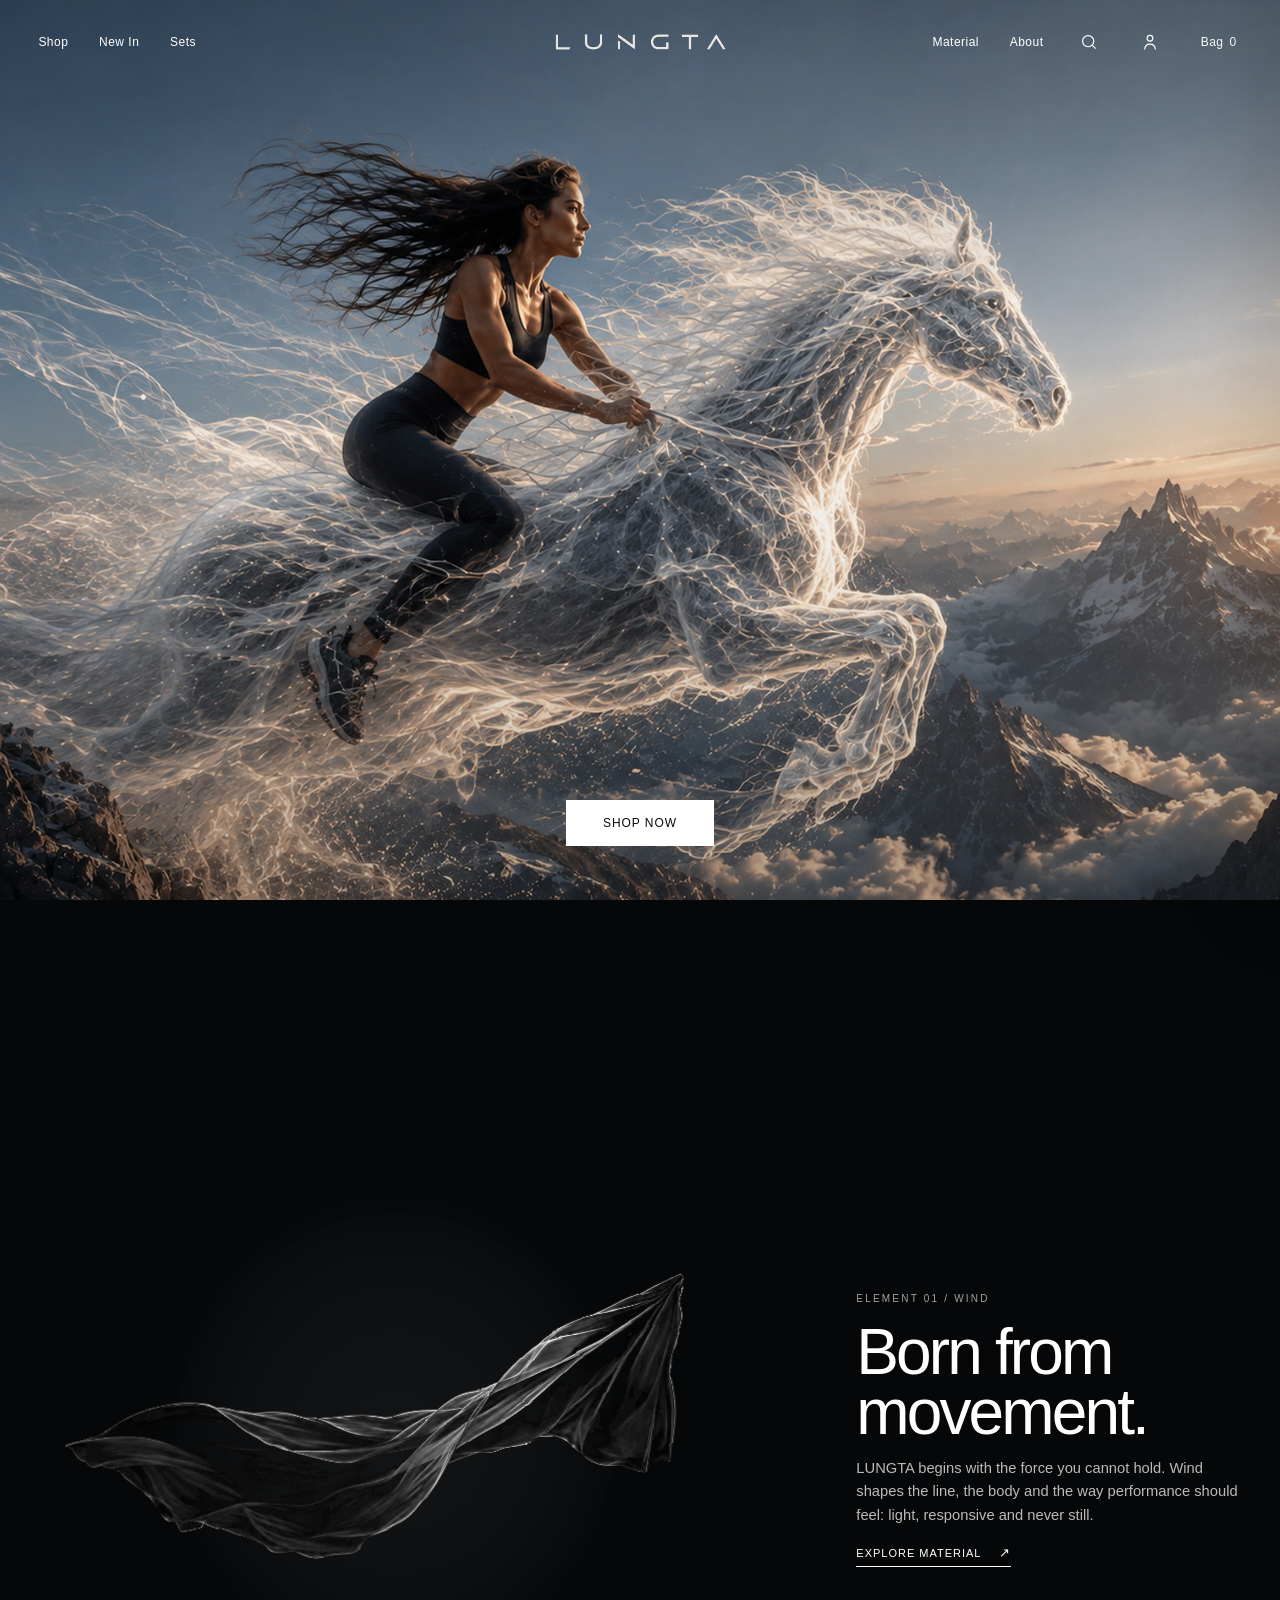
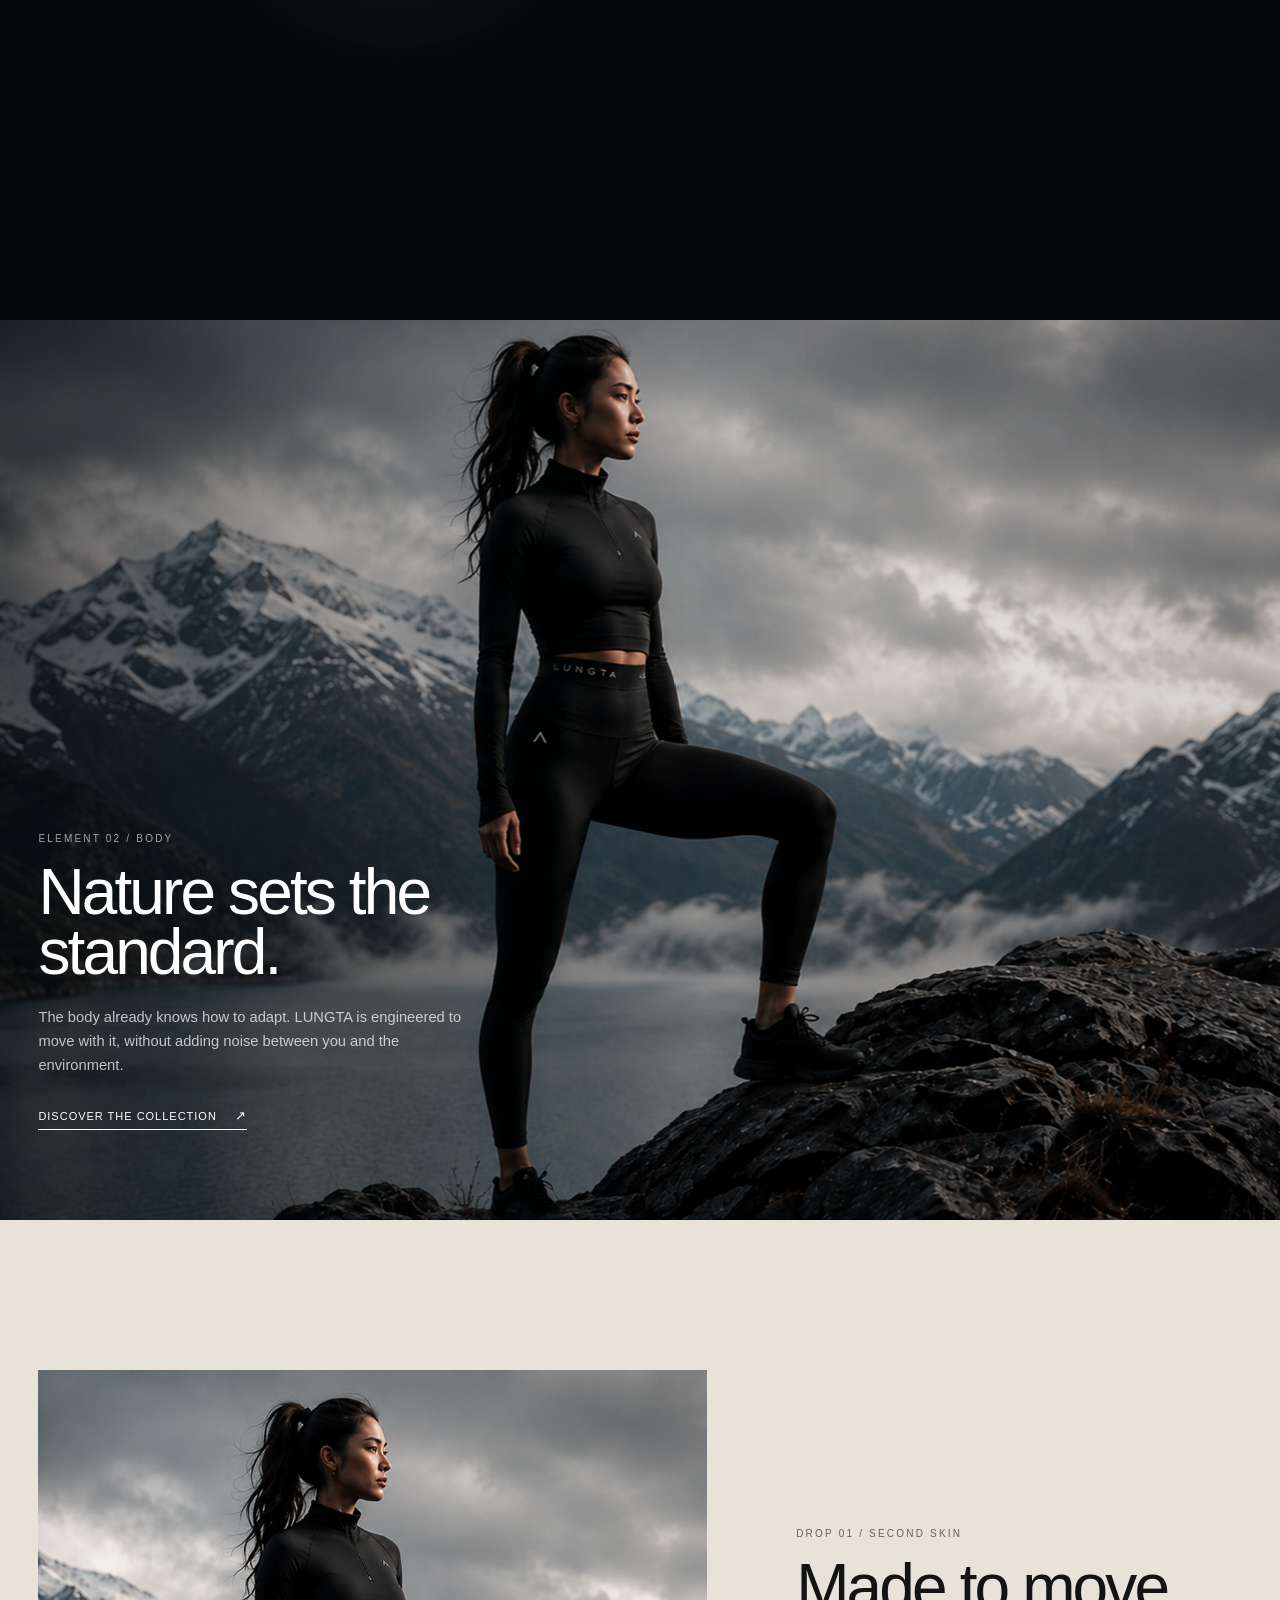
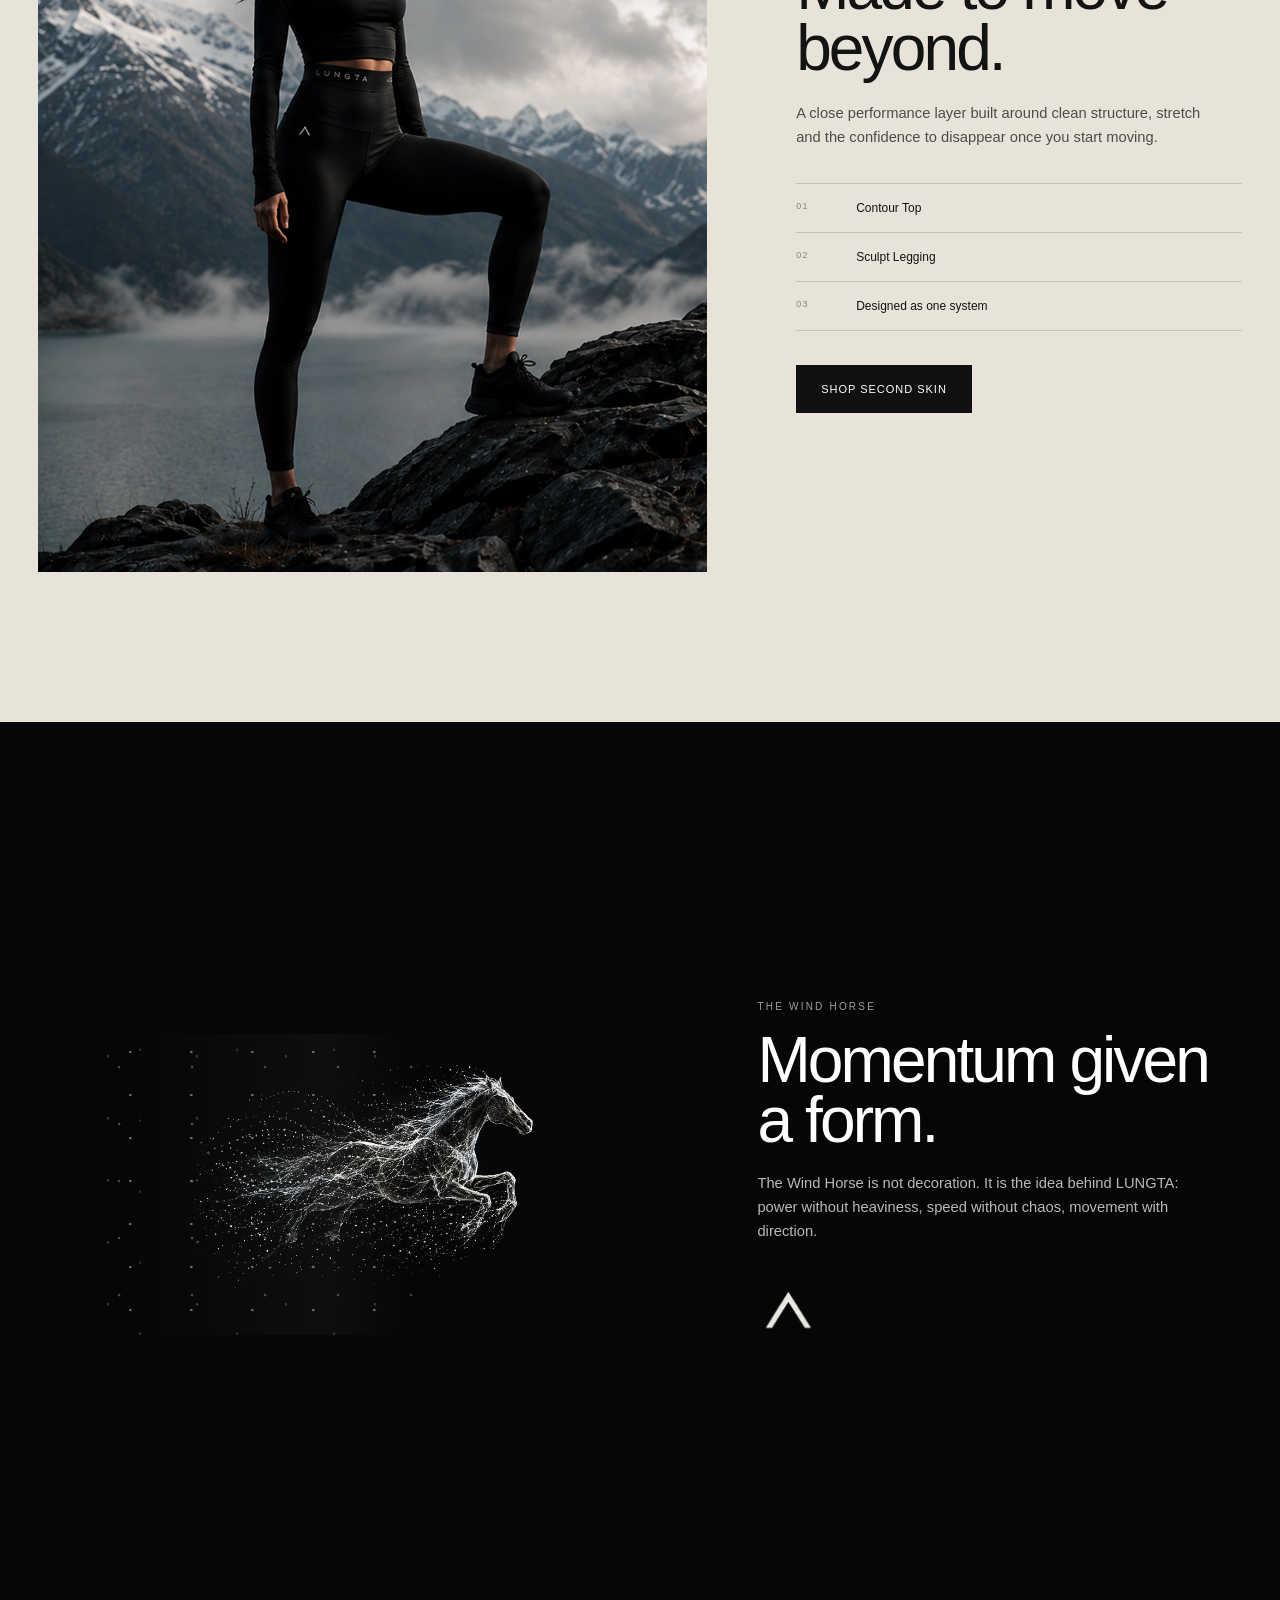
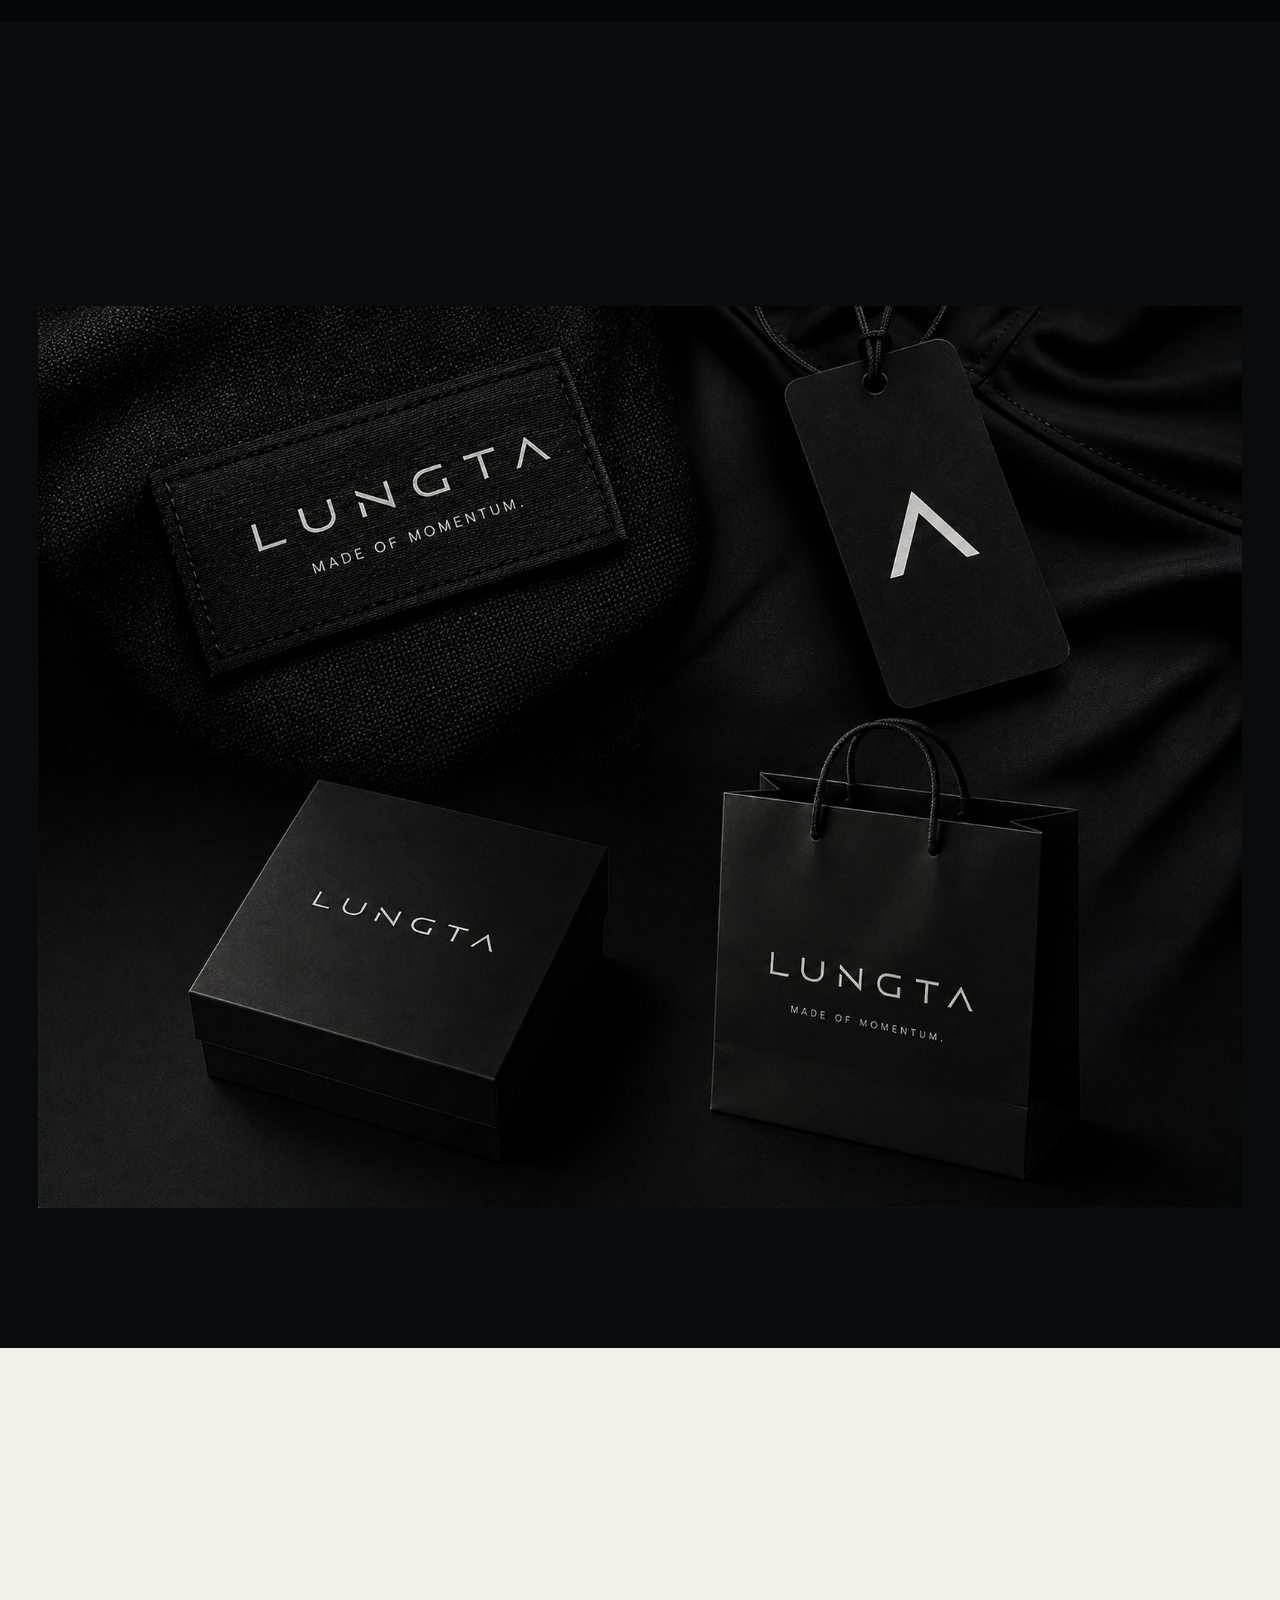
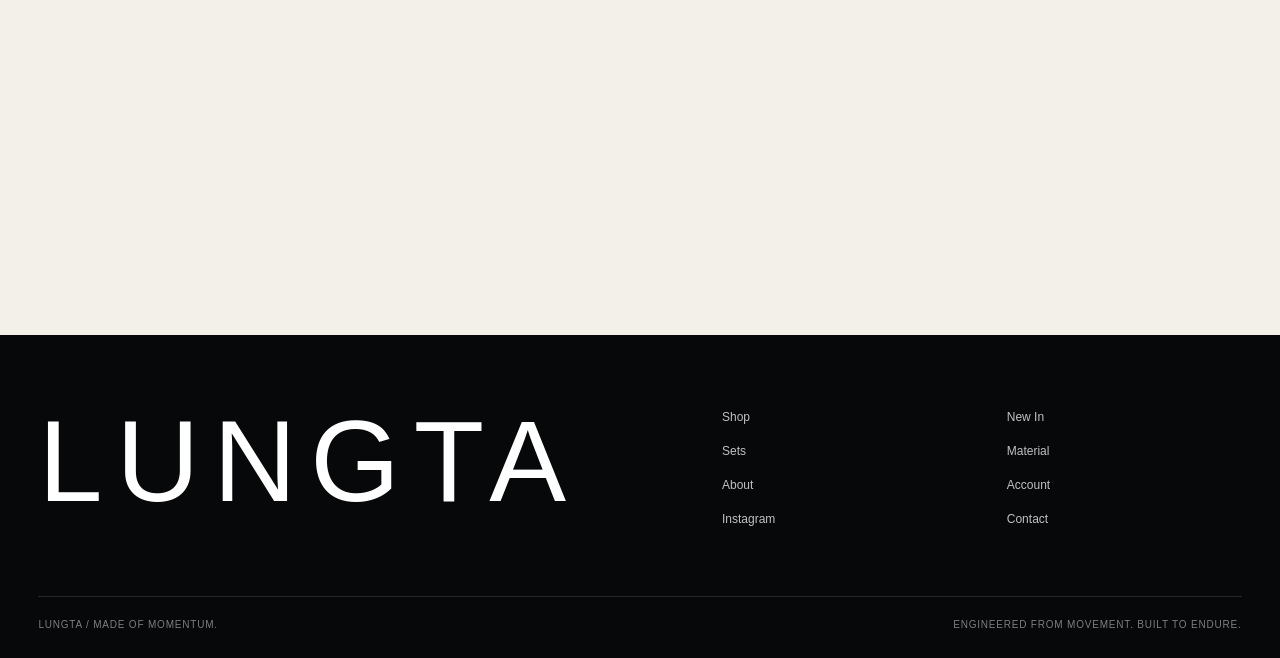
<file: index.html>
<!doctype html>
<html lang="en">
<head>
  <meta charset="utf-8">
  <meta name="viewport" content="width=device-width,initial-scale=1,viewport-fit=cover">
  <meta name="theme-color" content="#080a0b">
  <title>LUNGTA | Made of Momentum</title>
  <meta name="description" content="LUNGTA performance wear. Born from wind, engineered for motion.">
  <link rel="icon" href="assets/img/favicon.png">
  <link rel="preload" as="image" href="assets/img/hero-wind-horse-4k.webp">
  <link rel="stylesheet" href="assets/css/styles.css">

<style id="lungta-wind-flow-animation">
.wind-interactive{isolation:isolate;perspective:1200px;overflow:hidden}
.wind-filter-defs{position:absolute;pointer-events:none}
.wind-stage{position:relative;width:min(100%,820px);aspect-ratio:1/1;display:grid;place-items:center;transform-style:preserve-3d;will-change:transform;transform:translate3d(var(--wind-x,0px),var(--wind-y,0px),0) rotateX(var(--wind-rx,0deg)) rotateY(var(--wind-ry,0deg)) rotateZ(var(--wind-rz,0deg)) scale(var(--wind-scale,1));transition:filter .45s cubic-bezier(.22,.61,.36,1)}
.wind-object .wind-flow-img{width:100%;max-width:none;height:100%;object-fit:contain;display:block;filter:url(#lungtaWindRipple);transform:translateX(-3%) scale(1.75);transform-origin:50% 50%;pointer-events:none;user-select:none;will-change:filter,transform}
.wind-halo{position:absolute;inset:23%;border-radius:50%;background:radial-gradient(circle,rgba(255,255,255,.075),rgba(255,255,255,0) 70%);filter:blur(42px);opacity:var(--wind-halo,.25);pointer-events:none}
.wind-interactive.is-hovering .wind-stage{filter:drop-shadow(0 32px 70px rgba(0,0,0,.44))}
@media(max-width:760px){.wind-stage{width:112%;margin-left:-6%}.wind-object .wind-flow-img{transform:translateX(-3%) scale(1.88)}}
@media(prefers-reduced-motion:reduce){.wind-stage{transform:none!important}.wind-object .wind-flow-img{filter:none;transform:translateX(-3%) scale(1.75)}}
</style>

<style id="lungta-wind-horse-animation">
.horse-run{position:relative;width:100%;height:100%;display:grid;place-items:center;overflow:visible;isolation:isolate;--horse-speed:.88s;--horse-trail:1.28s}
.horse-runner{position:relative;width:100%;height:100%;display:grid;place-items:center;transform-origin:61% 61%;will-change:transform}
.horse-runner>img{position:relative;z-index:3;width:100%;height:100%;object-fit:contain;animation:horseStrideRun var(--horse-speed) linear infinite;transform-origin:61% 60%;will-change:transform,filter,opacity;filter:drop-shadow(0 0 10px rgba(255,255,255,.05));opacity:0;transition:opacity .25s ease,filter .35s ease}.horse-run.is-keyed .horse-runner>img{opacity:1}.horse-run:not(.is-keyed) .horse-ghost{opacity:0!important}
.horse-ghost{position:absolute;inset:7% 5% 7% -8%;z-index:1;background:url('assets/img/wind-horse-mark.webp') center/contain no-repeat;opacity:.05;filter:blur(4px);transform-origin:62% 60%;animation:horseTrailRun var(--horse-trail) cubic-bezier(.2,.7,.22,1) infinite;pointer-events:none}
.horse-ghost.two{inset:7% 5% 7% -12%;opacity:.027;filter:blur(8px);animation-delay:calc(var(--horse-trail)*-.46)}
.horse-dust{position:absolute;z-index:2;left:7%;top:29%;width:52%;height:46%;pointer-events:none;opacity:.48;filter:blur(.25px);background:radial-gradient(circle at 76% 42%,rgba(255,255,255,.82) 0 1px,transparent 1.5px),radial-gradient(circle at 48% 58%,rgba(255,255,255,.54) 0 1px,transparent 1.7px),radial-gradient(circle at 27% 36%,rgba(255,255,255,.40) 0 1px,transparent 1.6px),radial-gradient(circle at 58% 22%,rgba(255,255,255,.33) 0 1px,transparent 1.4px),linear-gradient(90deg,transparent,rgba(255,255,255,.08) 72%,transparent);background-size:61px 43px,73px 57px,89px 62px,97px 71px,100% 100%;animation:horseDustRun var(--horse-speed) linear infinite}
.horse-visual:hover .horse-run{--horse-speed:.60s;--horse-trail:.84s}
.horse-visual:hover .horse-runner{transform:translateX(11px);transition:transform .45s cubic-bezier(.22,.61,.36,1)}
.horse-visual:hover .horse-runner>img{filter:drop-shadow(0 0 17px rgba(255,255,255,.10))}
.horse-visual:hover .horse-dust{opacity:.70}
@keyframes horseStrideRun{
  0%,100%{transform:translate3d(-5px,2px,0) scaleX(.996) scaleY(1.004)}
  8%{transform:translate3d(-2px,3px,0) scaleX(.992) scaleY(1.007)}
  20%{transform:translate3d(5px,-3px,0) scaleX(1.005) scaleY(.997)}
  34%{transform:translate3d(12px,-9px,0) scaleX(1.015) scaleY(.990)}
  47%{transform:translate3d(16px,-6px,0) scaleX(1.011) scaleY(.993)}
  60%{transform:translate3d(10px,0,0) scaleX(1) scaleY(1.002)}
  69%{transform:translate3d(6px,4px,0) scaleX(.993) scaleY(1.008)}
  80%{transform:translate3d(1px,-2px,0) scaleX(1.004) scaleY(.998)}
  91%{transform:translate3d(-3px,-1px,0) scaleX(1) scaleY(1)}
}
@keyframes horseTrailRun{
  0%{opacity:0;transform:translate3d(2%,1px,0) scaleX(1)}
  18%{opacity:.05}
  55%{opacity:.035}
  100%{opacity:0;transform:translate3d(-11%,3px,0) scaleX(.975)}
}
@keyframes horseDustRun{
  0%{background-position:0 0,0 0,0 0,0 0,0 0;transform:translateX(1%);opacity:.28}
  25%{opacity:.54}
  55%{opacity:.42}
  100%{background-position:-61px 0,-73px 0,-89px 0,-97px 0,-140px 0;transform:translateX(-6%);opacity:.26}
}
@media(max-width:760px){.horse-run{--horse-speed:.98s;--horse-trail:1.42s}.horse-ghost{opacity:.04}.horse-dust{opacity:.32}}
@media(prefers-reduced-motion:reduce){.horse-runner>img,.horse-ghost,.horse-dust{animation:none!important}.horse-visual:hover .horse-runner{transform:none}}
</style>
</head>
<body class="home" data-header="light">
<header class="site-header" data-theme="light">
  <div class="header-side left">
    <button class="menu-button" id="menuButton" aria-label="Open menu"></button>
    <a class="nav-link desktop-only" href="shop.html">Shop</a>
    <a class="nav-link desktop-only" href="shop.html?filter=new">New In</a>
    <a class="nav-link desktop-only" href="shop.html?filter=sets">Sets</a>
  </div>
  <a class="header-brand" href="index.html" aria-label="LUNGTA home">
    <img class="wordmark" src="assets/img/wordmark.png" alt="LUNGTA">
    <img class="apex" src="assets/img/apex.png" alt="">
  </a>
  <div class="header-side right">
    <a class="nav-link desktop-only" href="material.html">Material</a>
    <a class="nav-link desktop-only" href="about.html">About</a>
    <button class="icon-button" id="searchButton" aria-label="Search">
      <svg viewBox="0 0 24 24" aria-hidden="true"><circle cx="11" cy="11" r="6.7"></circle><path d="m16 16 4 4"></path></svg>
    </button>
    <a class="icon-button account-icon" href="account.html" aria-label="Account">
      <svg viewBox="0 0 24 24" aria-hidden="true"><circle cx="12" cy="7.5" r="3.4"></circle><path d="M5.5 21c.4-4.1 2.7-6.5 6.5-6.5s6.1 2.4 6.5 6.5"></path></svg>
    </a>
    <button class="bag-button" id="bagButton" aria-label="Open bag"><span class="bag-label">Bag</span><span data-bag-count id="bagCount">0</span></button>
  </div>
</header>

<main>
  <section class="hero" data-header-theme="light">
    <picture>
      <source media="(max-width:760px)" srcset="assets/img/hero-wind-horse-mobile.webp">
      <img class="hero-media" src="assets/img/hero-wind-horse-4k.webp" alt="Woman in LUNGTA activewear riding a wind horse above alpine mountains">
    </picture>
    <a class="hero-shop" href="shop.html">Shop now</a>
  </section>

  <section class="section element-section" data-header-theme="light">
    <div class="section-inner element-grid">
      <div class="wind-object wind-interactive" data-reveal data-wind-flow>
        <svg class="wind-filter-defs" width="0" height="0" aria-hidden="true">
          <defs>
            <filter id="lungtaWindRipple" x="-30%" y="-30%" width="160%" height="160%">
              <feTurbulence id="lungtaWindNoise" type="fractalNoise" baseFrequency="0.0045 0.011" numOctaves="2" seed="7" result="noise"/>
              <feDisplacementMap id="lungtaWindDisplace" in="SourceGraphic" in2="noise" scale="2.5" xChannelSelector="R" yChannelSelector="G"/>
            </filter>
          </defs>
        </svg>
        <div class="wind-stage">
          <img class="wind-flow-img" src="assets/img/wind-flow.webp" alt="LUNGTA wind and flow concept">
          <span class="wind-halo" aria-hidden="true"></span>
        </div>
      </div>
      <div class="element-copy" data-reveal>
        <p class="eyebrow">Element 01 / Wind</p>
        <h2 class="headline">Born from movement.</h2>
        <p class="body-copy">LUNGTA begins with the force you cannot hold. Wind shapes the line, the body and the way performance should feel: light, responsive and never still.</p>
        <a class="text-link" href="material.html">Explore material</a>
      </div>
    </div>
  </section>

  <section class="section nature-section" data-header-theme="light">
    <picture>
      <source media="(max-width:760px)" srcset="assets/img/alpine-model-mobile.webp">
      <img class="nature-media" data-parallax="18" src="assets/img/alpine-model-4k.webp" alt="Woman wearing LUNGTA performance clothing in an alpine landscape">
    </picture>
    <div class="nature-copy" data-reveal>
      <p class="eyebrow">Element 02 / Body</p>
      <h2 class="headline">Nature sets the standard.</h2>
      <p class="body-copy">The body already knows how to adapt. LUNGTA is engineered to move with it, without adding noise between you and the environment.</p>
      <a class="text-link" href="shop.html">Discover the collection</a>
    </div>
  </section>

  <section class="section product-section" data-header-theme="dark">
    <div class="section-inner product-editorial">
      <div class="product-image" data-reveal>
        <picture>
          <source media="(max-width:760px)" srcset="assets/img/alpine-model-mobile.webp">
          <img src="assets/img/alpine-model-4k.webp" alt="LUNGTA Second Skin Set">
        </picture>
      </div>
      <div class="product-info" data-reveal>
        <p class="eyebrow">Drop 01 / Second Skin</p>
        <h2 class="headline">Made to move beyond.</h2>
        <p class="body-copy">A close performance layer built around clean structure, stretch and the confidence to disappear once you start moving.</p>
        <div class="product-points">
          <div class="product-point"><span>01</span><span>Contour Top</span></div>
          <div class="product-point"><span>02</span><span>Sculpt Legging</span></div>
          <div class="product-point"><span>03</span><span>Designed as one system</span></div>
        </div>
        <a class="button" href="shop.html?filter=sets">Shop Second Skin</a>
      </div>
    </div>
  </section>

  <section class="section horse-section" data-header-theme="light">
    <div class="horse-layout">
      <div class="horse-visual" data-reveal data-horse-run>
        <div class="horse-run">
          <div class="horse-runner">
            <span class="horse-ghost one" aria-hidden="true"></span>
            <span class="horse-ghost two" aria-hidden="true"></span>
            <span class="horse-dust" aria-hidden="true"></span>
            <img src="assets/img/wind-horse-mark.webp" alt="LUNGTA Wind Horse">
          </div>
        </div>
      </div>
      <div class="horse-copy" data-reveal>
        <p class="eyebrow">The Wind Horse</p>
        <h2 class="headline">Momentum given a form.</h2>
        <p class="body-copy">The Wind Horse is not decoration. It is the idea behind LUNGTA: power without heaviness, speed without chaos, movement with direction.</p>
        <img class="horse-mark" src="assets/img/apex.png" alt="LUNGTA Apex mark">
      </div>
    </div>
  </section>

  <section class="section applications-section" data-header-theme="light">
    <div class="section-inner">
      <div class="applications-head" data-reveal>
        <div>
          <p class="eyebrow">Identity / In the world</p>
          <h2 class="headline">Made of momentum.</h2>
        </div>
        <p class="body-copy">From the garment to the object around it, the identity stays precise, quiet and unmistakably LUNGTA.</p>
      </div>
      <div class="applications-frame" data-reveal>
        <img src="assets/img/brand-applications.webp" alt="LUNGTA brand applications">
      </div>
    </div>
  </section>

  <section class="final-cta" data-header-theme="dark">
    <p class="eyebrow" data-reveal>Drop 01</p>
    <h2 class="display" data-reveal>Nothing still.</h2>
    <div class="cta-actions" data-reveal>
      <a class="button" href="shop.html">Enter the collection</a>
      <a class="button outline" href="about.html">Discover LUNGTA</a>
    </div>
  </section>
</main>

<footer class="site-footer">
  <div class="footer-main">
    <div class="footer-name">LUNGTA</div>
    <div class="footer-links">
      <a href="shop.html">Shop</a><a href="shop.html?filter=new">New In</a>
      <a href="shop.html?filter=sets">Sets</a><a href="material.html">Material</a>
      <a href="about.html">About</a><a href="account.html">Account</a>
      <a href="#">Instagram</a><a href="#">Contact</a>
    </div>
  </div>
  <div class="footer-bottom"><span>LUNGTA / Made of Momentum.</span><span>Engineered from movement. Built to endure.</span></div>
</footer>

<div class="panel mobile-panel" id="mobileMenu" aria-hidden="true"><button class="panel-close" data-close aria-label="Close">×</button><nav><a href="shop.html">Shop</a><a href="shop.html?filter=new">New In</a><a href="shop.html?filter=sets">Sets</a><a href="material.html">Material</a><a href="about.html">About</a><a href="account.html">Account</a></nav></div>
<div class="panel search-panel" id="searchPanel" aria-hidden="true"><button class="panel-close" data-close aria-label="Close">×</button><div class="search-box"><label for="globalSearch">Search LUNGTA</label><input id="globalSearch" type="search" autocomplete="off" placeholder="What are you looking for?"><small>Press Enter to search the collection.</small></div></div>
<aside class="panel bag-drawer" id="bagDrawer" aria-hidden="true"><div class="bag-inner"><div class="bag-head"><strong>Bag (<span data-bag-count>0</span>)</strong><button class="panel-close" data-close aria-label="Close">×</button></div><div class="bag-body" id="bagBody"></div><div class="bag-footer"><div class="bag-total"><span>Subtotal</span><strong id="bagTotal">₹0</strong></div><button class="button" id="checkoutButton">Checkout with Shopify</button></div></div></aside>
<div class="toast" id="toast" role="status" aria-live="polite"></div>

<script src="assets/js/config.js"></script><script src="assets/js/catalog.js"></script><script src="assets/js/shopify.js"></script><script src="assets/js/site.js"></script><script src="assets/js/brand-motion.js?v=20260818-4" data-lungta-brand-motion></script>

<script id="lungta-wind-flow-script">
(()=>{
 const root=document.querySelector('[data-wind-flow]'); if(!root||matchMedia('(prefers-reduced-motion: reduce)').matches)return;
 const stage=root.querySelector('.wind-stage'),noise=document.querySelector('#lungtaWindNoise'),disp=document.querySelector('#lungtaWindDisplace'); if(!stage||!noise||!disp)return;
 const s={hover:false,active:true,x:0,y:0,tx:0,ty:0,rx:0,ry:0,trx:0,try:0,velocity:0,lastX:0,lastY:0,lastT:performance.now(),phase:0,scale:2.5,targetScale:2.5};
 const clamp=(v,a,b)=>Math.max(a,Math.min(b,v)),lerp=(a,b,k)=>a+(b-a)*k;
 new IntersectionObserver(([e])=>s.active=e.isIntersecting,{rootMargin:'20% 0px 20%'}).observe(root);
 root.addEventListener('pointerenter',e=>{if(e.pointerType==='touch')return;s.hover=true;s.targetScale=5.5;s.lastX=e.clientX;s.lastY=e.clientY;s.lastT=performance.now();root.classList.add('is-hovering')});
 root.addEventListener('pointermove',e=>{if(!s.hover||e.pointerType==='touch')return;const r=root.getBoundingClientRect(),nx=clamp((e.clientX-r.left)/r.width*2-1,-1,1),ny=clamp((e.clientY-r.top)/r.height*2-1,-1,1);s.tx=nx*11;s.ty=ny*7;s.try=nx*2.8;s.trx=-ny*2;const now=performance.now(),dt=Math.max(16,now-s.lastT),v=Math.hypot(e.clientX-s.lastX,e.clientY-s.lastY)/dt;s.velocity=Math.max(s.velocity,clamp(v*3.2,0,3));s.lastX=e.clientX;s.lastY=e.clientY;s.lastT=now});
 root.addEventListener('pointerleave',()=>{s.hover=false;s.targetScale=2.5;s.tx=s.ty=s.trx=s.try=0;root.classList.remove('is-hovering')});
 let prev=performance.now(),filterTick=0;
 const draw=now=>{const dt=Math.min(42,now-prev);prev=now;if(s.active){s.velocity*=Math.pow(.93,dt/16.67);s.phase+=dt*(s.hover?.00105:.00034);s.scale=lerp(s.scale,s.targetScale+s.velocity*.6,s.hover?.095:.045);s.x=lerp(s.x,s.tx,s.hover?.11:.045);s.y=lerp(s.y,s.ty,s.hover?.11:.045);s.rx=lerp(s.rx,s.trx,s.hover?.09:.04);s.ry=lerp(s.ry,s.try,s.hover?.09:.04);filterTick+=dt;if(filterTick>42){filterTick=0;const f1=.00425+Math.sin(s.phase*.56)*.0011+(s.hover?Math.abs(s.ry)*.00008:0),f2=.0105+Math.cos(s.phase*.41)*.0017+(s.hover?s.velocity*.00038:0);noise.setAttribute('baseFrequency',f1.toFixed(5)+' '+f2.toFixed(5));disp.setAttribute('scale',(s.scale+Math.sin(s.phase*.88)*.55).toFixed(2))}stage.style.setProperty('--wind-x',s.x.toFixed(2)+'px');stage.style.setProperty('--wind-y',(s.y+Math.sin(s.phase*.72)*3.2).toFixed(2)+'px');stage.style.setProperty('--wind-rx',s.rx.toFixed(2)+'deg');stage.style.setProperty('--wind-ry',s.ry.toFixed(2)+'deg');stage.style.setProperty('--wind-rz',(Math.sin(s.phase*.43)*(s.hover?.32:.16)).toFixed(2)+'deg');stage.style.setProperty('--wind-scale',(1+(s.hover?.009:.003)+Math.min(s.velocity*.0025,.008)).toFixed(4));stage.style.setProperty('--wind-halo',(s.hover?.42:.24).toFixed(2))}requestAnimationFrame(draw)};requestAnimationFrame(draw);
})();
</script>

<script id="lungta-wind-horse-alpha">
(()=>{
 const root=document.querySelector('[data-horse-run]');
 if(!root)return;
 const run=root.querySelector('.horse-run');
 const img=root.querySelector('.horse-runner>img');
 const ghosts=[...root.querySelectorAll('.horse-ghost')];
 if(!run||!img)return;
 let done=false;
 const keyBlack=()=>{
   if(done||!img.naturalWidth)return;
   done=true;
   try{
     const c=document.createElement('canvas');
     c.width=img.naturalWidth;c.height=img.naturalHeight;
     const x=c.getContext('2d',{willReadFrequently:true});
     x.drawImage(img,0,0);
     const frame=x.getImageData(0,0,c.width,c.height),d=frame.data;
     for(let i=0;i<d.length;i+=4){
       const r=d[i],g=d[i+1],b=d[i+2],m=Math.max(r,g,b);
       if(m<=2){d[i]=d[i+1]=d[i+2]=d[i+3]=0;continue}
       const a=m/255;
       d[i]=Math.min(255,Math.round(r/a));
       d[i+1]=Math.min(255,Math.round(g/a));
       d[i+2]=Math.min(255,Math.round(b/a));
       d[i+3]=m;
     }
     x.putImageData(frame,0,0);
     const clean=c.toDataURL('image/webp',.98);
     ghosts.forEach(g=>g.style.backgroundImage=`url("${clean}")`);
     img.onload=()=>run.classList.add('is-keyed');
     img.src=clean;
     if(img.complete)run.classList.add('is-keyed');
   }catch(e){
     console.warn('Wind Horse matte removal fallback',e);
     run.classList.add('is-keyed');
   }
 };
 if(img.complete)keyBlack();else img.addEventListener('load',keyBlack,{once:true});
})();
</script>

</body>
</html>
</file>
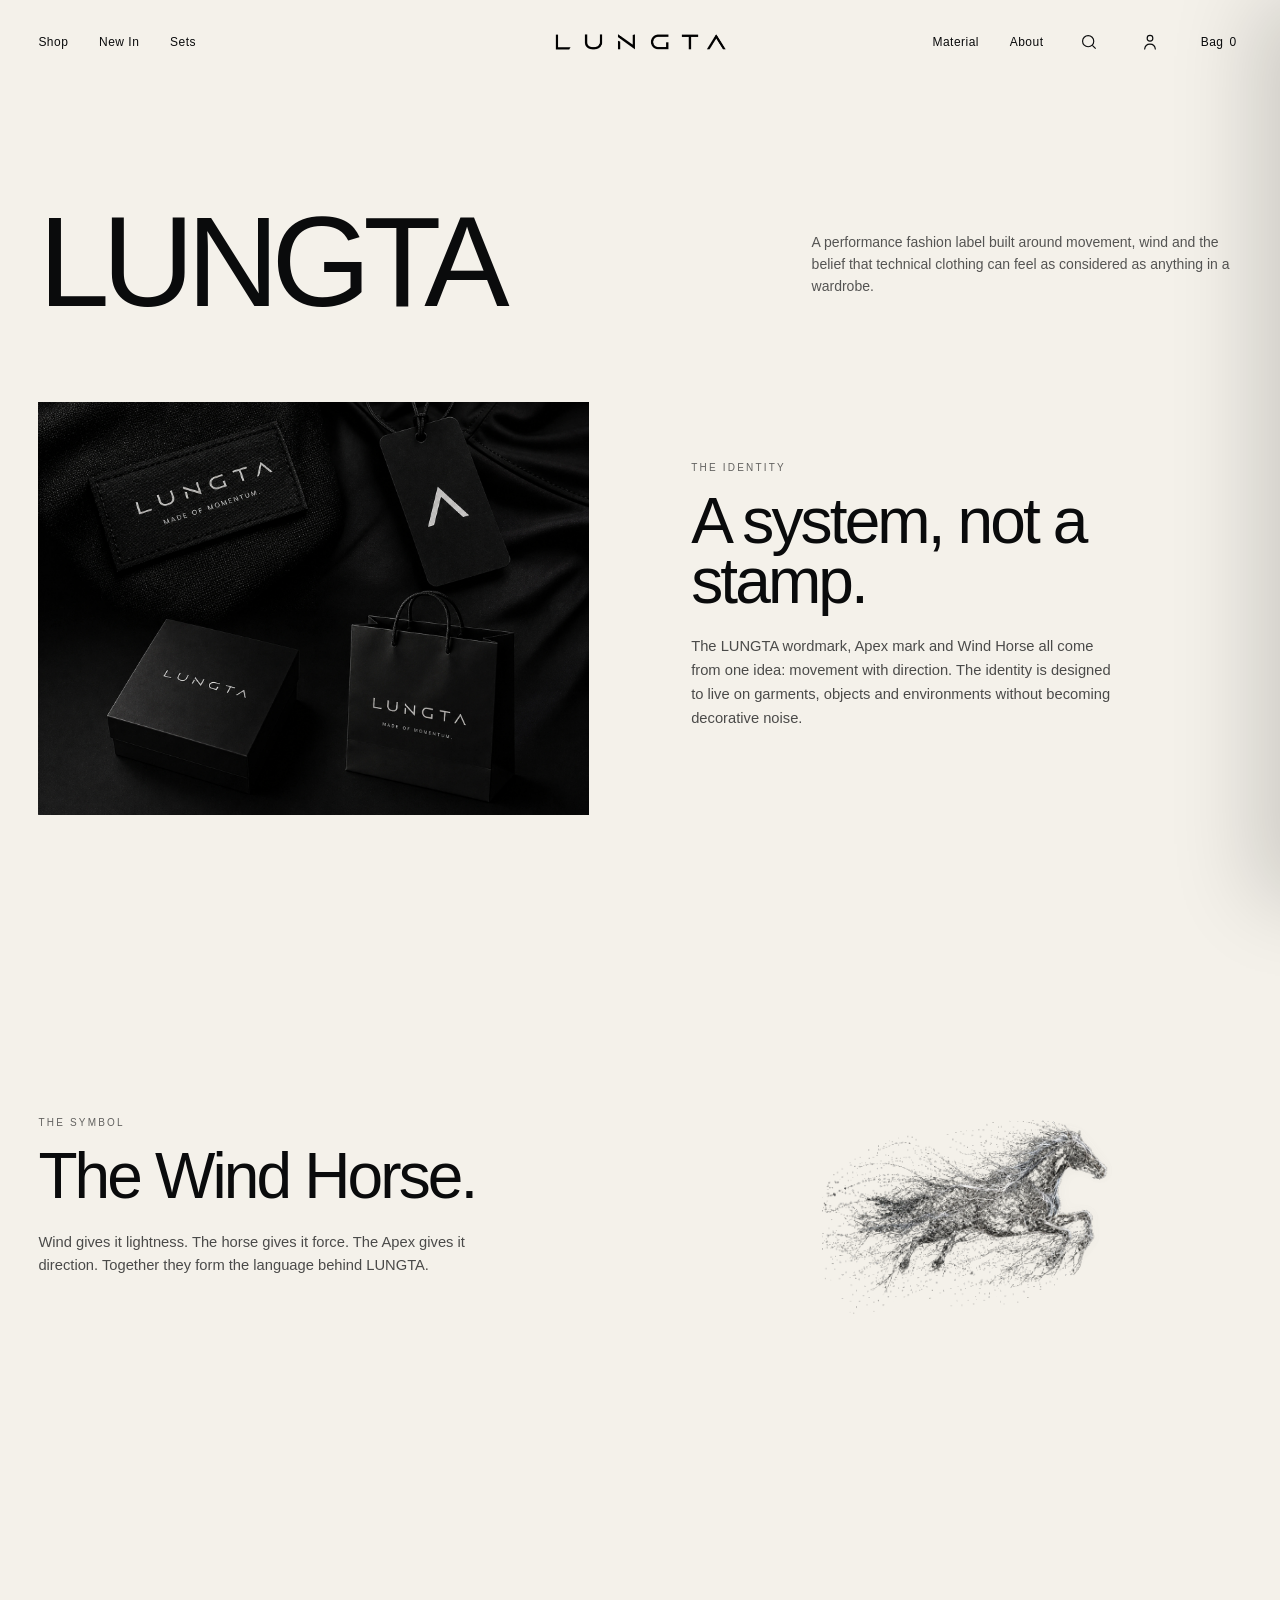
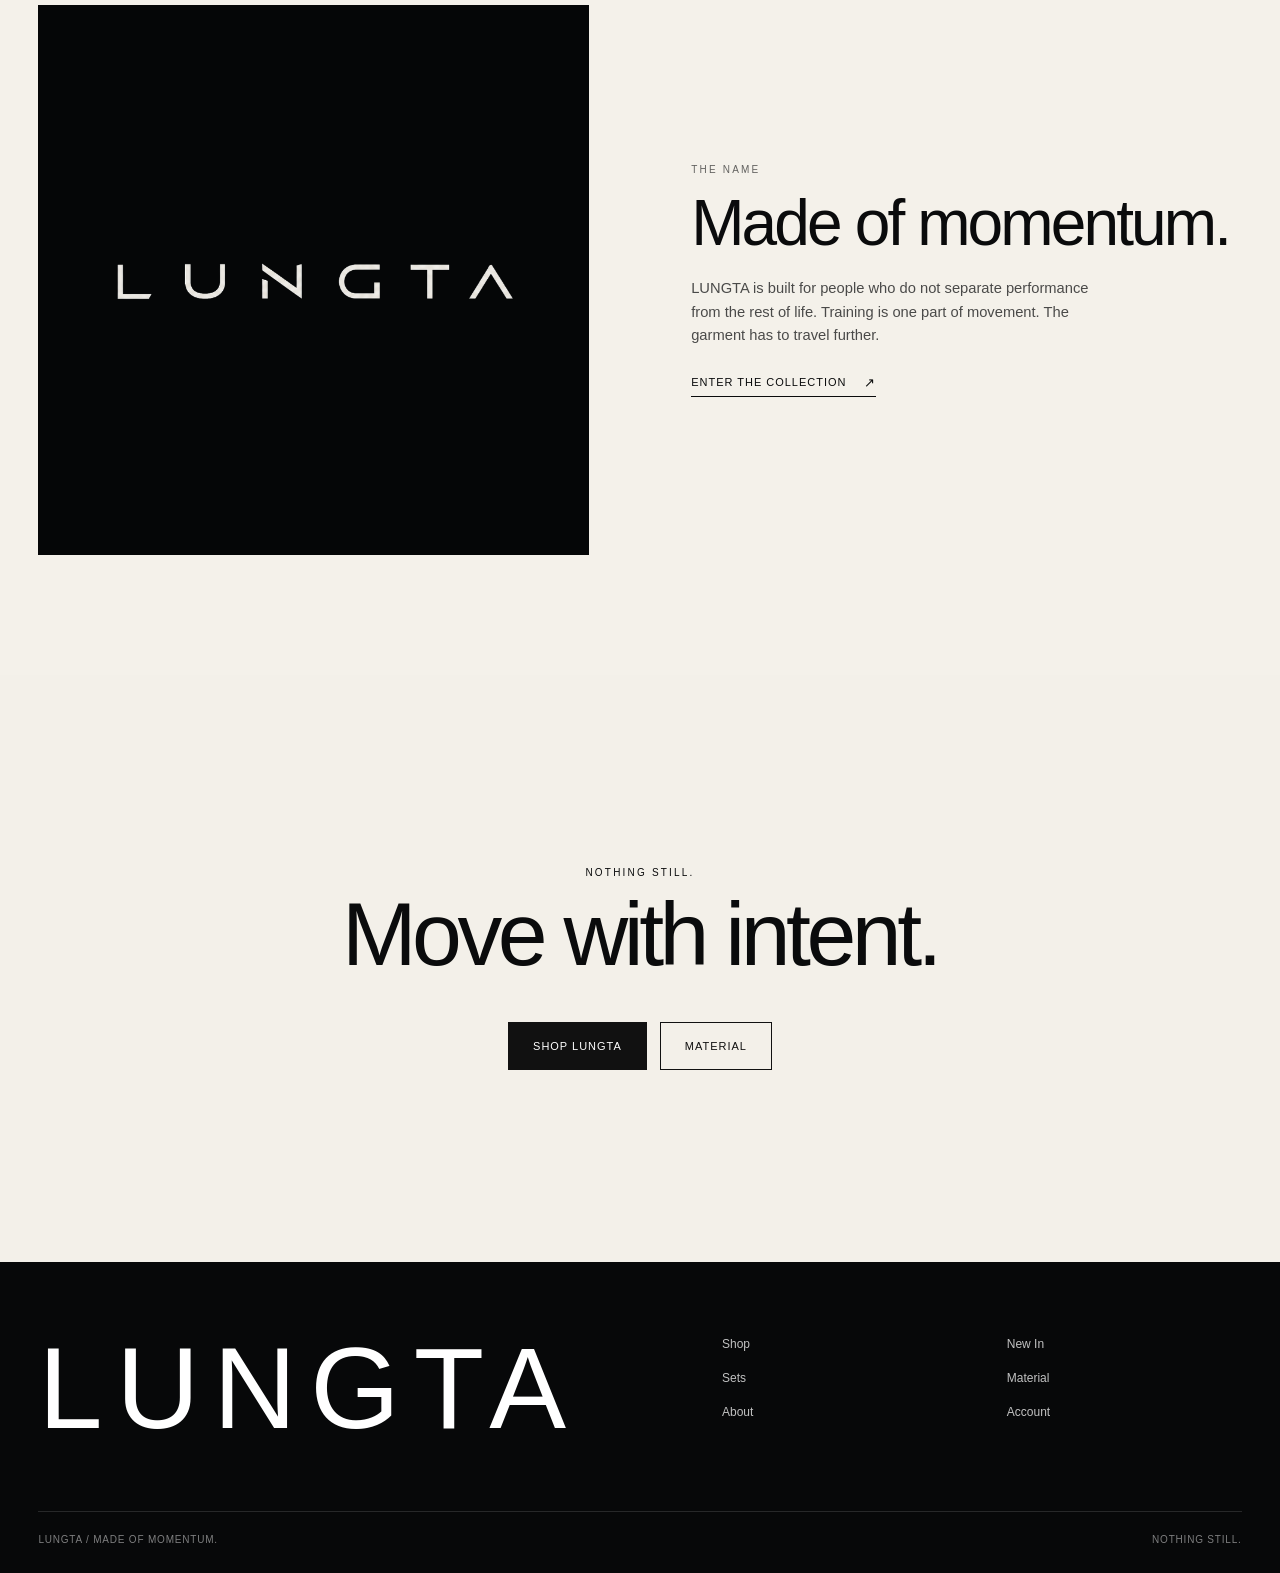
<file: about.html>
<!doctype html><html lang="en"><head><meta charset="utf-8"><meta name="viewport" content="width=device-width,initial-scale=1,viewport-fit=cover"><meta name="theme-color" content="#f4f1ea"><title>About | LUNGTA</title><meta name="description" content="The world and identity of LUNGTA."><link rel="icon" href="assets/img/favicon.png"><link rel="stylesheet" href="assets/css/styles.css"></head>
<body class="inner-page editorial-page" data-header="dark">
<header class="site-header" data-theme="dark"><div class="header-side left"><button class="menu-button" id="menuButton"></button><a class="nav-link desktop-only" href="shop.html">Shop</a><a class="nav-link desktop-only" href="shop.html?filter=new">New In</a><a class="nav-link desktop-only" href="shop.html?filter=sets">Sets</a></div><a class="header-brand" href="index.html"><img class="wordmark" src="assets/img/wordmark.png" alt="LUNGTA"><img class="apex" src="assets/img/apex.png" alt=""></a><div class="header-side right"><a class="nav-link desktop-only" href="material.html">Material</a><a class="nav-link desktop-only" href="about.html">About</a><button class="icon-button" id="searchButton"><svg viewBox="0 0 24 24"><circle cx="11" cy="11" r="6.7"></circle><path d="m16 16 4 4"></path></svg></button><a class="icon-button account-icon" href="account.html"><svg viewBox="0 0 24 24"><circle cx="12" cy="7.5" r="3.4"></circle><path d="M5.5 21c.4-4.1 2.7-6.5 6.5-6.5s6.1 2.4 6.5 6.5"></path></svg></a><button class="bag-button" id="bagButton"><span class="bag-label">Bag</span><span data-bag-count id="bagCount">0</span></button></div></header>
<main>
<section class="page-hero" data-header-theme="dark"><div class="page-hero-inner"><h1 class="page-title">LUNGTA</h1><p class="page-intro">A performance fashion label built around movement, wind and the belief that technical clothing can feel as considered as anything in a wardrobe.</p></div></section>
<section class="editorial-block"><div class="editorial-media wide" data-reveal><img src="assets/img/brand-applications.webp" alt="LUNGTA identity applications"></div><div class="editorial-copy" data-reveal><p class="eyebrow">The identity</p><h2 class="headline">A system, not a stamp.</h2><p class="body-copy">The LUNGTA wordmark, Apex mark and Wind Horse all come from one idea: movement with direction. The identity is designed to live on garments, objects and environments without becoming decorative noise.</p></div></section>
<section class="editorial-block reverse"><div class="editorial-media" data-reveal><img src="assets/img/wind-horse-mark.webp" alt="LUNGTA Wind Horse"></div><div class="editorial-copy" data-reveal><p class="eyebrow">The symbol</p><h2 class="headline">The Wind Horse.</h2><p class="body-copy">Wind gives it lightness. The horse gives it force. The Apex gives it direction. Together they form the language behind LUNGTA.</p></div></section>
<section class="editorial-block"><div class="editorial-media" data-reveal style="background:#050607;display:grid;place-items:center;padding:12%"><img src="assets/img/wordmark.png" alt="LUNGTA wordmark" style="object-fit:contain"></div><div class="editorial-copy" data-reveal><p class="eyebrow">The name</p><h2 class="headline">Made of momentum.</h2><p class="body-copy">LUNGTA is built for people who do not separate performance from the rest of life. Training is one part of movement. The garment has to travel further.</p><a class="text-link" href="shop.html">Enter the collection</a></div></section>
<section class="final-cta"><p class="eyebrow" data-reveal>Nothing still.</p><h2 class="display" data-reveal>Move with intent.</h2><div class="cta-actions" data-reveal><a class="button" href="shop.html">Shop LUNGTA</a><a class="button outline" href="material.html">Material</a></div></section>
</main>
<footer class="site-footer"><div class="footer-main"><div class="footer-name">LUNGTA</div><div class="footer-links"><a href="shop.html">Shop</a><a href="shop.html?filter=new">New In</a><a href="shop.html?filter=sets">Sets</a><a href="material.html">Material</a><a href="about.html">About</a><a href="account.html">Account</a></div></div><div class="footer-bottom"><span>LUNGTA / Made of Momentum.</span><span>Nothing still.</span></div></footer>
<div class="panel mobile-panel" id="mobileMenu"><button class="panel-close" data-close>×</button><nav><a href="shop.html">Shop</a><a href="shop.html?filter=new">New In</a><a href="shop.html?filter=sets">Sets</a><a href="material.html">Material</a><a href="about.html">About</a><a href="account.html">Account</a></nav></div><div class="panel search-panel" id="searchPanel"><button class="panel-close" data-close>×</button><div class="search-box"><label for="globalSearch">Search LUNGTA</label><input id="globalSearch" type="search" placeholder="What are you looking for?"></div></div><aside class="panel bag-drawer" id="bagDrawer"><div class="bag-inner"><div class="bag-head"><strong>Bag (<span data-bag-count>0</span>)</strong><button class="panel-close" data-close>×</button></div><div class="bag-body" id="bagBody"></div><div class="bag-footer"><div class="bag-total"><span>Subtotal</span><strong id="bagTotal">₹0</strong></div><button class="button" id="checkoutButton">Checkout with Shopify</button></div></div></aside><div class="toast" id="toast"></div>
<script src="assets/js/config.js"></script><script src="assets/js/catalog.js"></script><script src="assets/js/shopify.js"></script><script src="assets/js/site.js"></script><script src="assets/js/brand-motion.js?v=20260818-4" data-lungta-brand-motion></script></body></html>
</file>
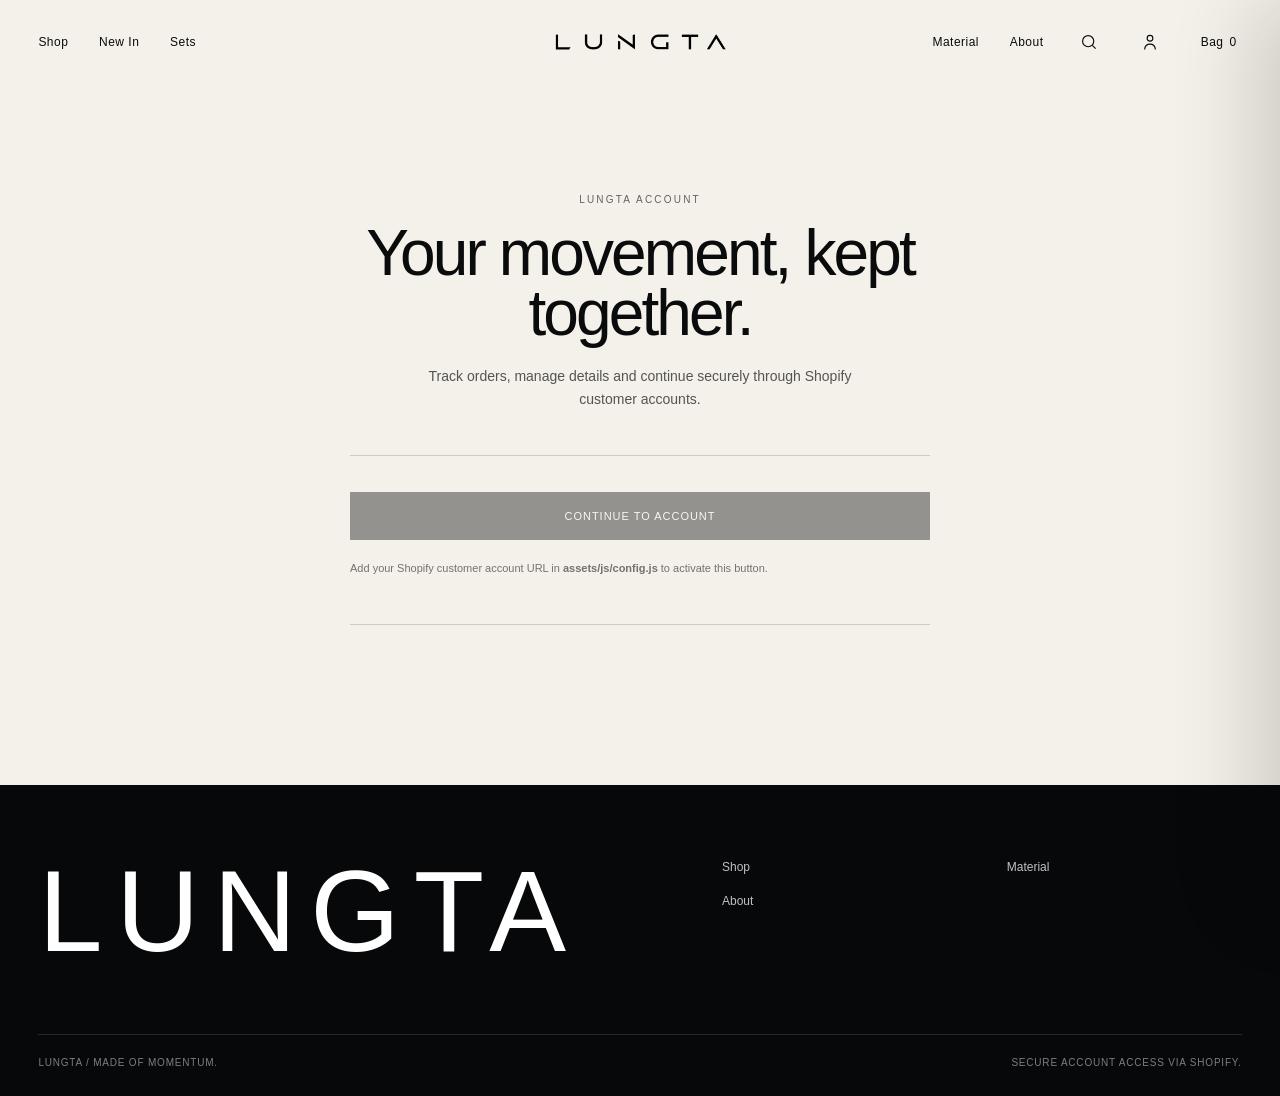
<file: account.html>
<!doctype html><html lang="en"><head><meta charset="utf-8"><meta name="viewport" content="width=device-width,initial-scale=1,viewport-fit=cover"><meta name="theme-color" content="#f4f1ea"><title>Account | LUNGTA</title><link rel="icon" href="assets/img/favicon.png"><link rel="stylesheet" href="assets/css/styles.css"></head>
<body class="inner-page" data-header="dark">
<header class="site-header" data-theme="dark"><div class="header-side left"><button class="menu-button" id="menuButton"></button><a class="nav-link desktop-only" href="shop.html">Shop</a><a class="nav-link desktop-only" href="shop.html?filter=new">New In</a><a class="nav-link desktop-only" href="shop.html?filter=sets">Sets</a></div><a class="header-brand" href="index.html"><img class="wordmark" src="assets/img/wordmark.png" alt="LUNGTA"><img class="apex" src="assets/img/apex.png" alt=""></a><div class="header-side right"><a class="nav-link desktop-only" href="material.html">Material</a><a class="nav-link desktop-only" href="about.html">About</a><button class="icon-button" id="searchButton"><svg viewBox="0 0 24 24"><circle cx="11" cy="11" r="6.7"></circle><path d="m16 16 4 4"></path></svg></button><a class="icon-button account-icon" href="account.html"><svg viewBox="0 0 24 24"><circle cx="12" cy="7.5" r="3.4"></circle><path d="M5.5 21c.4-4.1 2.7-6.5 6.5-6.5s6.1 2.4 6.5 6.5"></path></svg></a><button class="bag-button" id="bagButton"><span class="bag-label">Bag</span><span data-bag-count id="bagCount">0</span></button></div></header>
<main><section class="account-shell" data-header-theme="dark"><p class="eyebrow" style="text-align:center">LUNGTA Account</p><h1 class="headline">Your movement, kept together.</h1><p class="page-intro">Track orders, manage details and continue securely through Shopify customer accounts.</p><div class="account-card"><button class="button" id="shopifyAccountButton">Continue to account</button><p class="account-note" id="accountNote">Add your Shopify customer account URL in <strong>assets/js/config.js</strong> to activate this button.</p></div></section></main>
<footer class="site-footer"><div class="footer-main"><div class="footer-name">LUNGTA</div><div class="footer-links"><a href="shop.html">Shop</a><a href="material.html">Material</a><a href="about.html">About</a></div></div><div class="footer-bottom"><span>LUNGTA / Made of Momentum.</span><span>Secure account access via Shopify.</span></div></footer>
<div class="panel mobile-panel" id="mobileMenu"><button class="panel-close" data-close>×</button><nav><a href="shop.html">Shop</a><a href="shop.html?filter=new">New In</a><a href="shop.html?filter=sets">Sets</a><a href="material.html">Material</a><a href="about.html">About</a><a href="account.html">Account</a></nav></div><div class="panel search-panel" id="searchPanel"><button class="panel-close" data-close>×</button><div class="search-box"><label for="globalSearch">Search LUNGTA</label><input id="globalSearch" type="search" placeholder="What are you looking for?"></div></div><aside class="panel bag-drawer" id="bagDrawer"><div class="bag-inner"><div class="bag-head"><strong>Bag (<span data-bag-count>0</span>)</strong><button class="panel-close" data-close>×</button></div><div class="bag-body" id="bagBody"></div><div class="bag-footer"><div class="bag-total"><span>Subtotal</span><strong id="bagTotal">₹0</strong></div><button class="button" id="checkoutButton">Checkout with Shopify</button></div></div></aside><div class="toast" id="toast"></div>
<script src="assets/js/config.js"></script><script src="assets/js/catalog.js"></script><script src="assets/js/shopify.js"></script><script src="assets/js/site.js"></script><script>const b=document.getElementById('shopifyAccountButton'),n=document.getElementById('accountNote'),c=window.LUNGTA_CONFIG||{};const url=c.CUSTOMER_ACCOUNT_URL||(c.SHOPIFY_DOMAIN?`https://${c.SHOPIFY_DOMAIN}/account`:``);if(url){n.textContent='You will continue to Shopify secure customer accounts.';b.onclick=()=>location.href=url}else{b.disabled=true}</script></body></html>
</file>
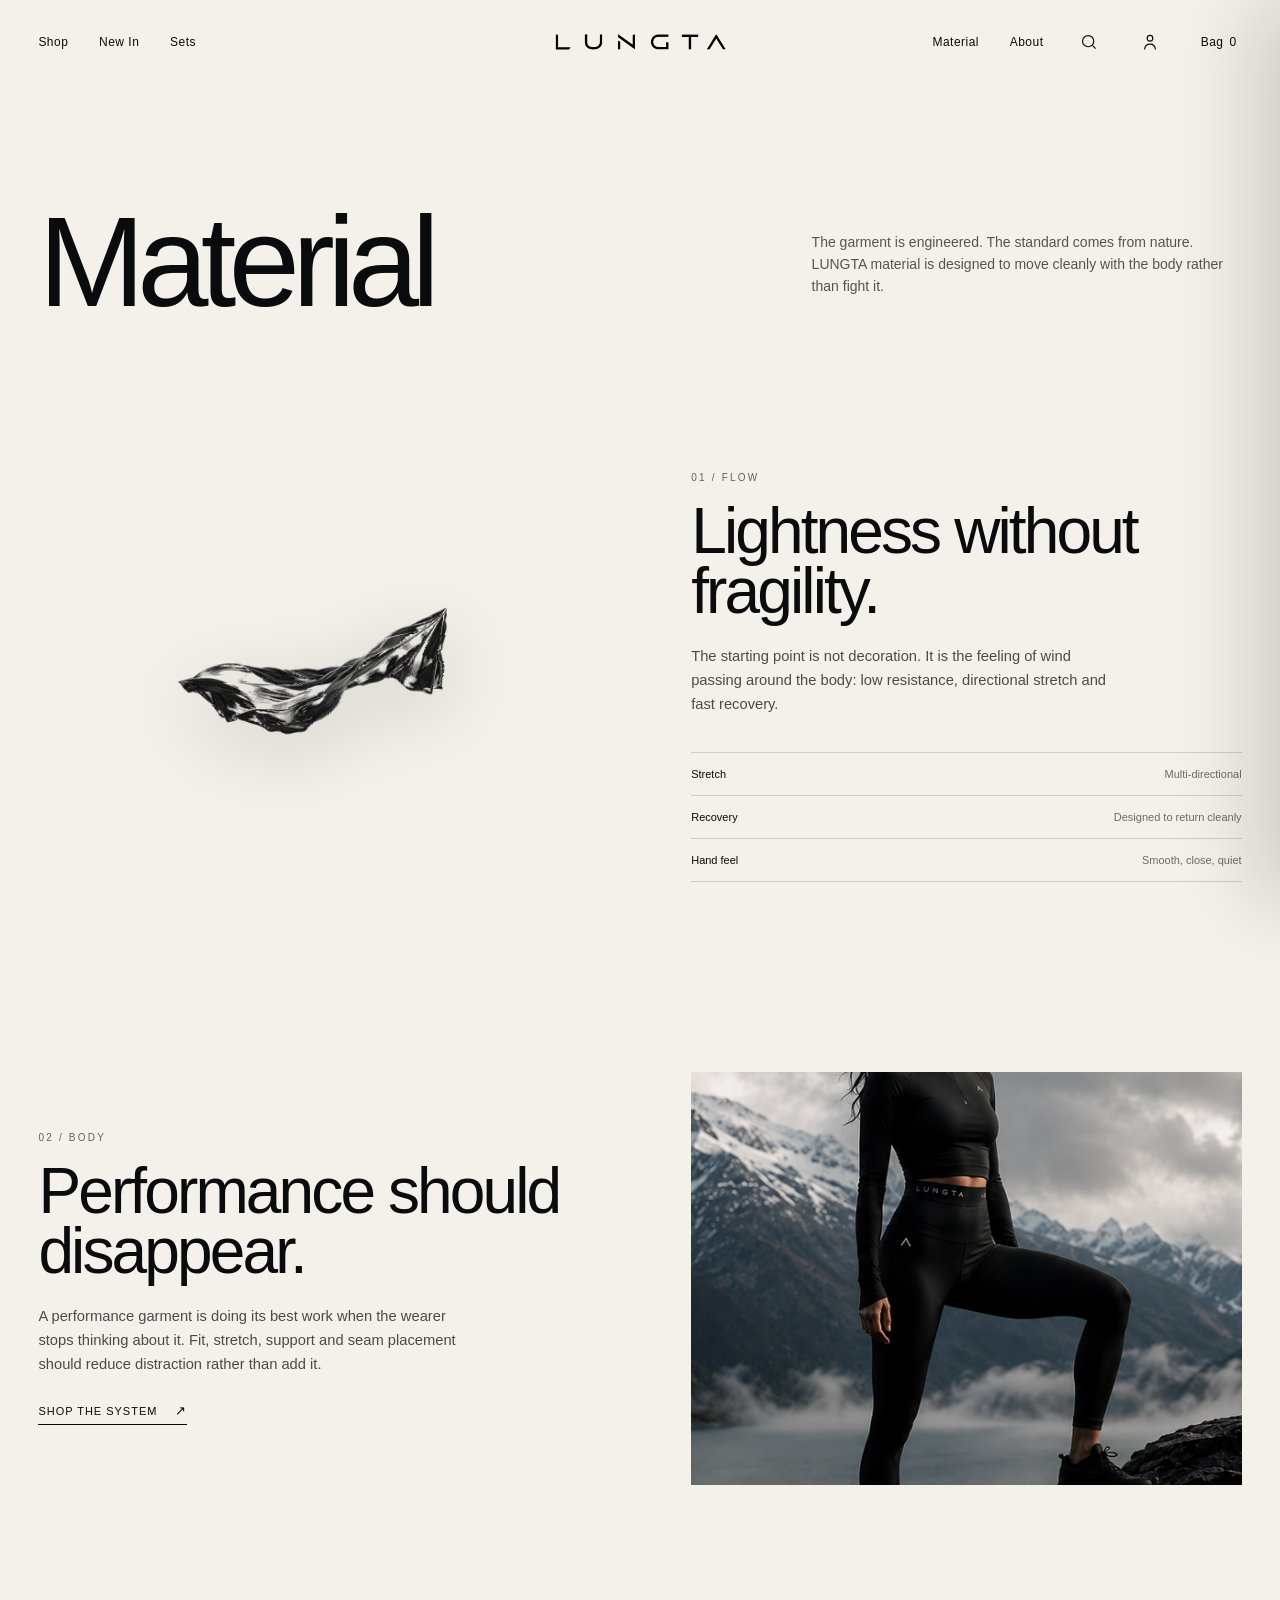
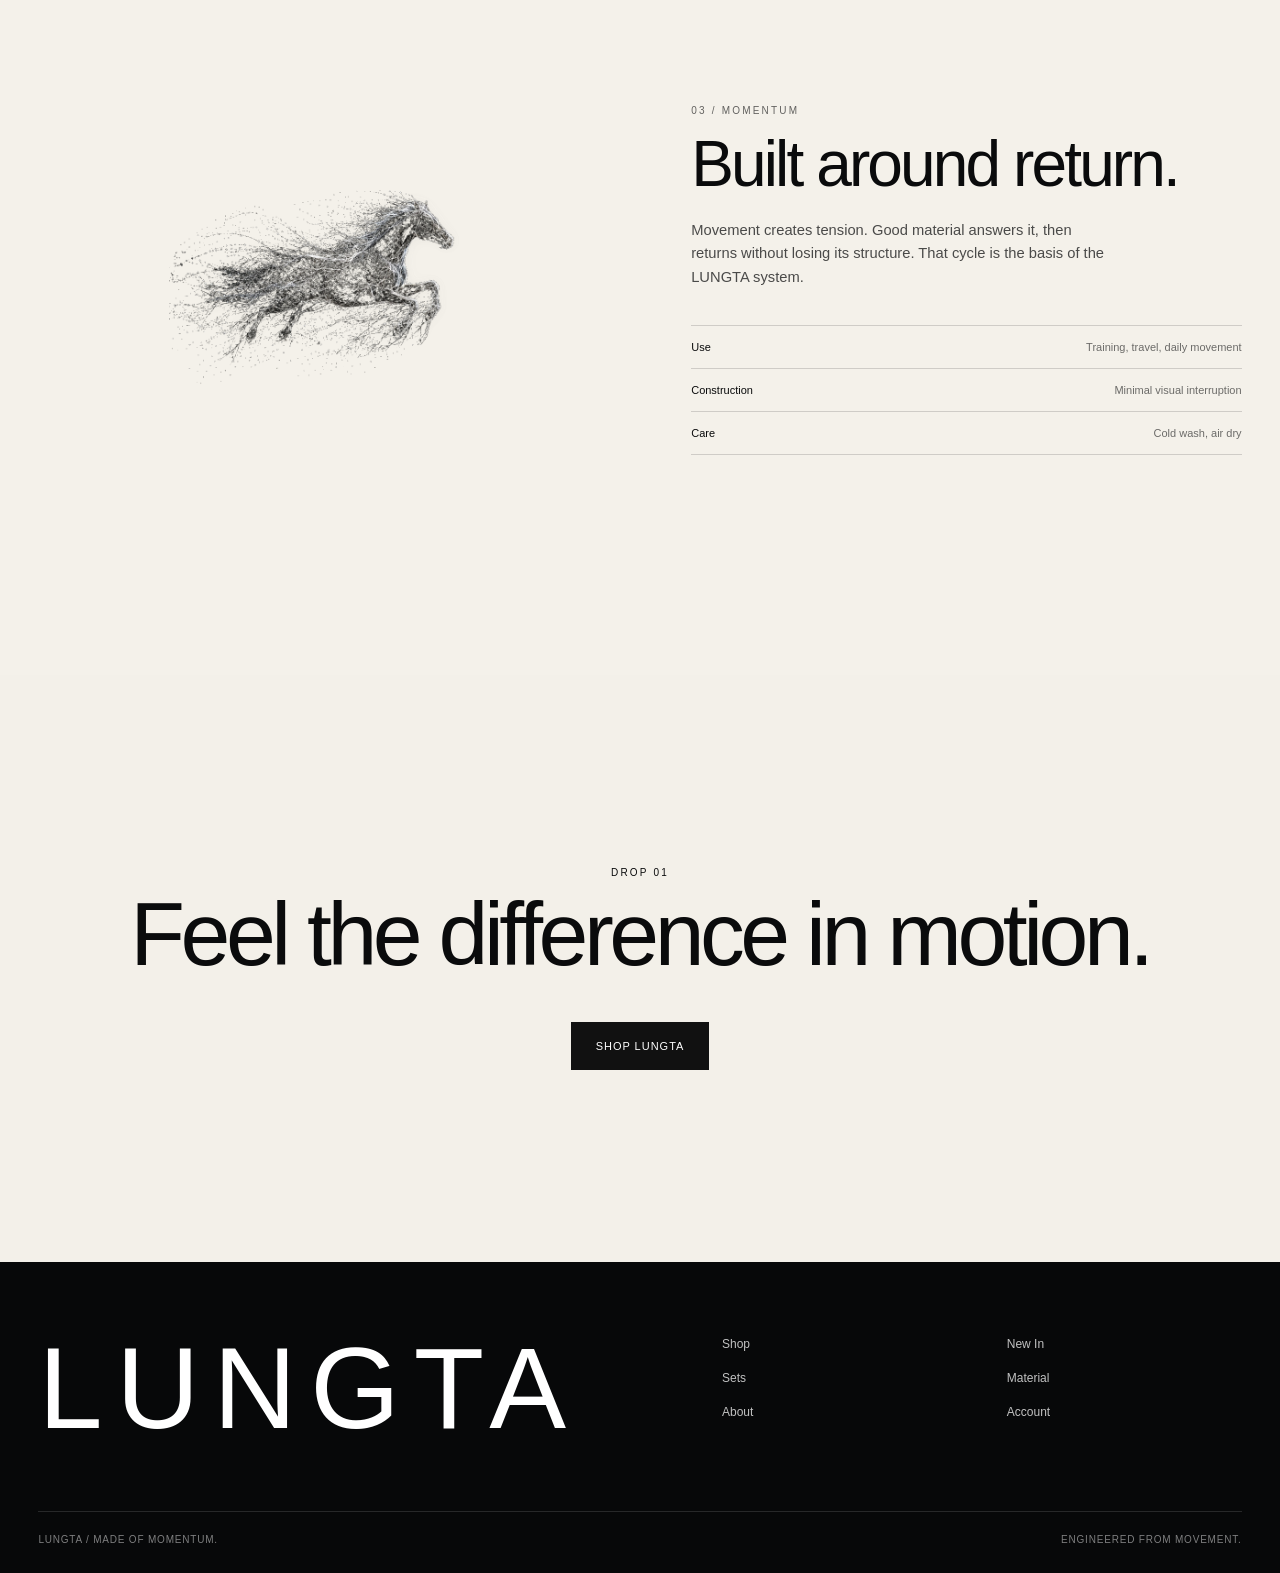
<file: material.html>
<!doctype html><html lang="en"><head><meta charset="utf-8"><meta name="viewport" content="width=device-width,initial-scale=1,viewport-fit=cover"><meta name="theme-color" content="#f4f1ea"><title>Material | LUNGTA</title><meta name="description" content="LUNGTA material philosophy and performance construction."><link rel="icon" href="assets/img/favicon.png"><link rel="stylesheet" href="assets/css/styles.css"></head>
<body class="inner-page editorial-page" data-header="dark">
<header class="site-header" data-theme="dark"><div class="header-side left"><button class="menu-button" id="menuButton"></button><a class="nav-link desktop-only" href="shop.html">Shop</a><a class="nav-link desktop-only" href="shop.html?filter=new">New In</a><a class="nav-link desktop-only" href="shop.html?filter=sets">Sets</a></div><a class="header-brand" href="index.html"><img class="wordmark" src="assets/img/wordmark.png" alt="LUNGTA"><img class="apex" src="assets/img/apex.png" alt=""></a><div class="header-side right"><a class="nav-link desktop-only" href="material.html">Material</a><a class="nav-link desktop-only" href="about.html">About</a><button class="icon-button" id="searchButton"><svg viewBox="0 0 24 24"><circle cx="11" cy="11" r="6.7"></circle><path d="m16 16 4 4"></path></svg></button><a class="icon-button account-icon" href="account.html"><svg viewBox="0 0 24 24"><circle cx="12" cy="7.5" r="3.4"></circle><path d="M5.5 21c.4-4.1 2.7-6.5 6.5-6.5s6.1 2.4 6.5 6.5"></path></svg></a><button class="bag-button" id="bagButton"><span class="bag-label">Bag</span><span data-bag-count id="bagCount">0</span></button></div></header>
<main>
<section class="page-hero" data-header-theme="dark"><div class="page-hero-inner"><h1 class="page-title">Material</h1><p class="page-intro">The garment is engineered. The standard comes from nature. LUNGTA material is designed to move cleanly with the body rather than fight it.</p></div></section>
<section class="editorial-block"><div class="editorial-media" data-reveal><img src="assets/img/wind-flow.webp" alt="Wind and flow concept"></div><div class="editorial-copy" data-reveal><p class="eyebrow">01 / Flow</p><h2 class="headline">Lightness without fragility.</h2><p class="body-copy">The starting point is not decoration. It is the feeling of wind passing around the body: low resistance, directional stretch and fast recovery.</p><div class="spec-list"><div class="spec-row"><span>Stretch</span><span>Multi-directional</span></div><div class="spec-row"><span>Recovery</span><span>Designed to return cleanly</span></div><div class="spec-row"><span>Hand feel</span><span>Smooth, close, quiet</span></div></div></div></section>
<section class="editorial-block reverse"><div class="editorial-media wide" data-reveal><picture><source media="(max-width:760px)" srcset="assets/img/alpine-model-mobile.webp"><img src="assets/img/alpine-model-4k.webp" alt="LUNGTA performance apparel in alpine conditions"></picture></div><div class="editorial-copy" data-reveal><p class="eyebrow">02 / Body</p><h2 class="headline">Performance should disappear.</h2><p class="body-copy">A performance garment is doing its best work when the wearer stops thinking about it. Fit, stretch, support and seam placement should reduce distraction rather than add it.</p><a class="text-link" href="shop.html">Shop the system</a></div></section>
<section class="editorial-block"><div class="editorial-media" data-reveal><img src="assets/img/wind-horse-mark.webp" alt="Wind Horse"></div><div class="editorial-copy" data-reveal><p class="eyebrow">03 / Momentum</p><h2 class="headline">Built around return.</h2><p class="body-copy">Movement creates tension. Good material answers it, then returns without losing its structure. That cycle is the basis of the LUNGTA system.</p><div class="spec-list"><div class="spec-row"><span>Use</span><span>Training, travel, daily movement</span></div><div class="spec-row"><span>Construction</span><span>Minimal visual interruption</span></div><div class="spec-row"><span>Care</span><span>Cold wash, air dry</span></div></div></div></section>
<section class="final-cta"><p class="eyebrow" data-reveal>Drop 01</p><h2 class="display" data-reveal>Feel the difference in motion.</h2><div class="cta-actions" data-reveal><a class="button" href="shop.html">Shop LUNGTA</a></div></section>
</main>
<footer class="site-footer"><div class="footer-main"><div class="footer-name">LUNGTA</div><div class="footer-links"><a href="shop.html">Shop</a><a href="shop.html?filter=new">New In</a><a href="shop.html?filter=sets">Sets</a><a href="material.html">Material</a><a href="about.html">About</a><a href="account.html">Account</a></div></div><div class="footer-bottom"><span>LUNGTA / Made of Momentum.</span><span>Engineered from movement.</span></div></footer>
<div class="panel mobile-panel" id="mobileMenu"><button class="panel-close" data-close>×</button><nav><a href="shop.html">Shop</a><a href="shop.html?filter=new">New In</a><a href="shop.html?filter=sets">Sets</a><a href="material.html">Material</a><a href="about.html">About</a><a href="account.html">Account</a></nav></div><div class="panel search-panel" id="searchPanel"><button class="panel-close" data-close>×</button><div class="search-box"><label for="globalSearch">Search LUNGTA</label><input id="globalSearch" type="search" placeholder="What are you looking for?"></div></div><aside class="panel bag-drawer" id="bagDrawer"><div class="bag-inner"><div class="bag-head"><strong>Bag (<span data-bag-count>0</span>)</strong><button class="panel-close" data-close>×</button></div><div class="bag-body" id="bagBody"></div><div class="bag-footer"><div class="bag-total"><span>Subtotal</span><strong id="bagTotal">₹0</strong></div><button class="button" id="checkoutButton">Checkout with Shopify</button></div></div></aside><div class="toast" id="toast"></div>
<script src="assets/js/config.js"></script><script src="assets/js/catalog.js"></script><script src="assets/js/shopify.js"></script><script src="assets/js/site.js"></script><script src="assets/js/brand-motion.js?v=20260818-4" data-lungta-brand-motion></script></body></html>
</file>
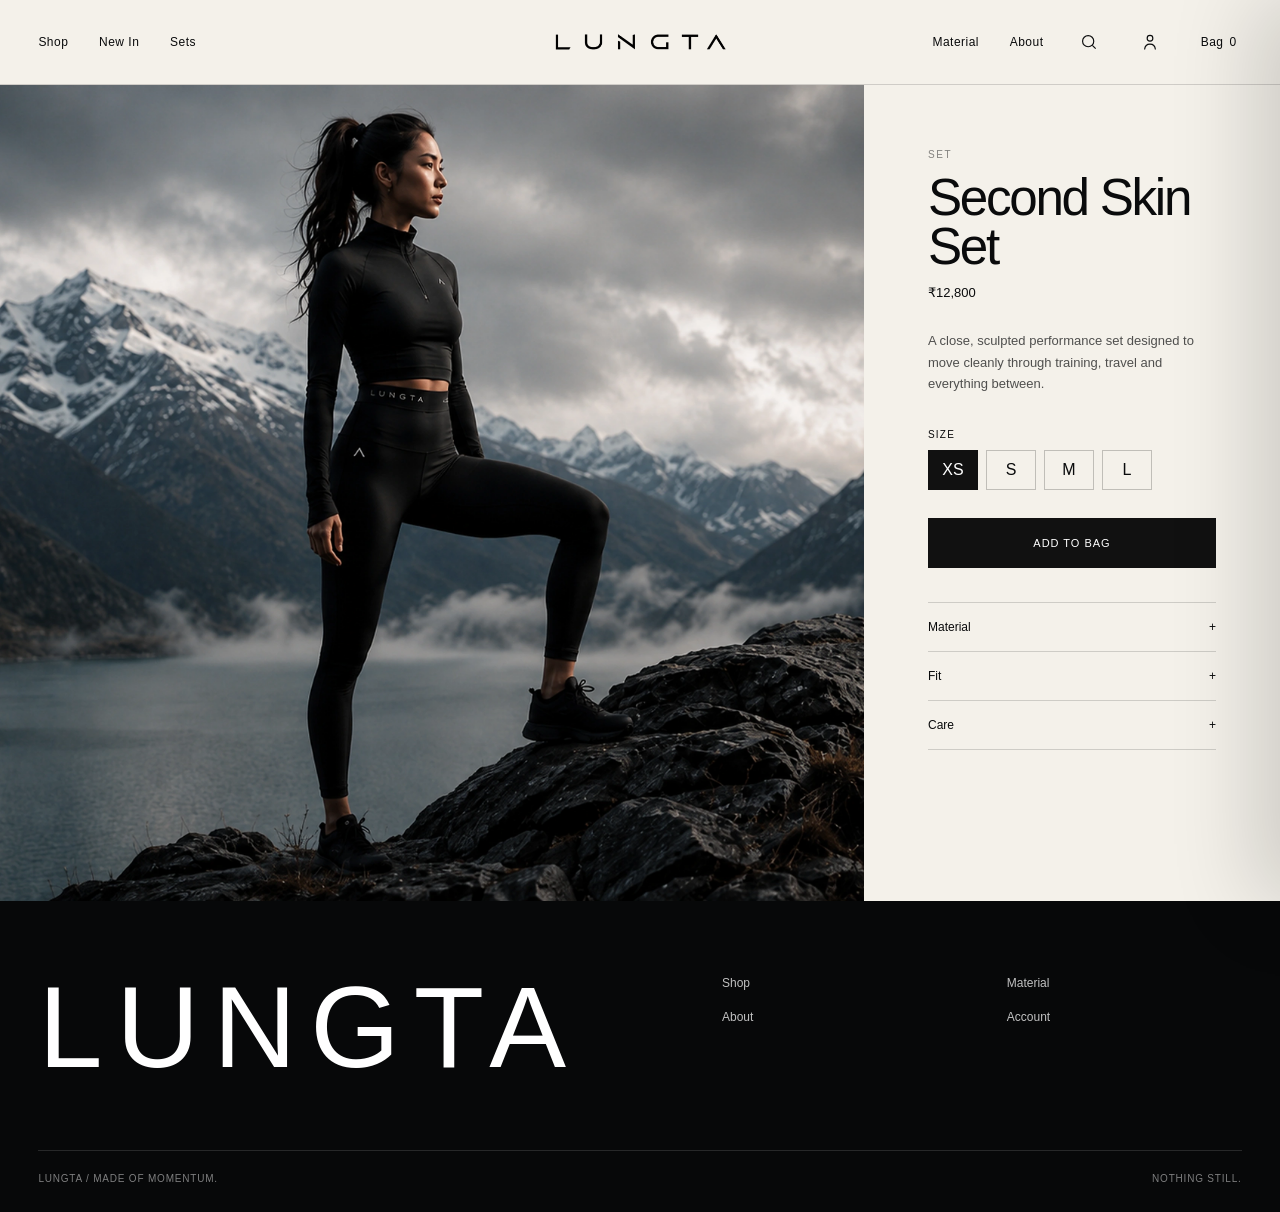
<file: product.html>
<!doctype html><html lang="en"><head><meta charset="utf-8"><meta name="viewport" content="width=device-width,initial-scale=1,viewport-fit=cover"><meta name="theme-color" content="#f4f1ea"><title>Product | LUNGTA</title><link rel="icon" href="assets/img/favicon.png"><link rel="stylesheet" href="assets/css/styles.css"></head>
<body class="inner-page" data-header="dark">
<header class="site-header" data-theme="dark"><div class="header-side left"><button class="menu-button" id="menuButton"></button><a class="nav-link desktop-only" href="shop.html">Shop</a><a class="nav-link desktop-only" href="shop.html?filter=new">New In</a><a class="nav-link desktop-only" href="shop.html?filter=sets">Sets</a></div><a class="header-brand" href="index.html"><img class="wordmark" src="assets/img/wordmark.png" alt="LUNGTA"><img class="apex" src="assets/img/apex.png" alt=""></a><div class="header-side right"><a class="nav-link desktop-only" href="material.html">Material</a><a class="nav-link desktop-only" href="about.html">About</a><button class="icon-button" id="searchButton"><svg viewBox="0 0 24 24"><circle cx="11" cy="11" r="6.7"></circle><path d="m16 16 4 4"></path></svg></button><a class="icon-button account-icon" href="account.html"><svg viewBox="0 0 24 24"><circle cx="12" cy="7.5" r="3.4"></circle><path d="M5.5 21c.4-4.1 2.7-6.5 6.5-6.5s6.1 2.4 6.5 6.5"></path></svg></a><button class="bag-button" id="bagButton"><span class="bag-label">Bag</span><span data-bag-count id="bagCount">0</span></button></div></header>
<main id="pdpRoot" class="product-page"><div class="catalog-empty">Loading product...</div></main>
<footer class="site-footer"><div class="footer-main"><div class="footer-name">LUNGTA</div><div class="footer-links"><a href="shop.html">Shop</a><a href="material.html">Material</a><a href="about.html">About</a><a href="account.html">Account</a></div></div><div class="footer-bottom"><span>LUNGTA / Made of Momentum.</span><span>Nothing still.</span></div></footer>
<div class="panel mobile-panel" id="mobileMenu"><button class="panel-close" data-close>×</button><nav><a href="shop.html">Shop</a><a href="shop.html?filter=new">New In</a><a href="shop.html?filter=sets">Sets</a><a href="material.html">Material</a><a href="about.html">About</a><a href="account.html">Account</a></nav></div><div class="panel search-panel" id="searchPanel"><button class="panel-close" data-close>×</button><div class="search-box"><label for="globalSearch">Search LUNGTA</label><input id="globalSearch" type="search" placeholder="What are you looking for?"></div></div><aside class="panel bag-drawer" id="bagDrawer"><div class="bag-inner"><div class="bag-head"><strong>Bag (<span data-bag-count>0</span>)</strong><button class="panel-close" data-close>×</button></div><div class="bag-body" id="bagBody"></div><div class="bag-footer"><div class="bag-total"><span>Subtotal</span><strong id="bagTotal">₹0</strong></div><button class="button" id="checkoutButton">Checkout with Shopify</button></div></div></aside><div class="toast" id="toast"></div>
<script src="assets/js/config.js"></script><script src="assets/js/catalog.js"></script><script src="assets/js/shopify.js"></script><script src="assets/js/site.js"></script><script src="assets/js/product.js"></script></body></html>
</file>
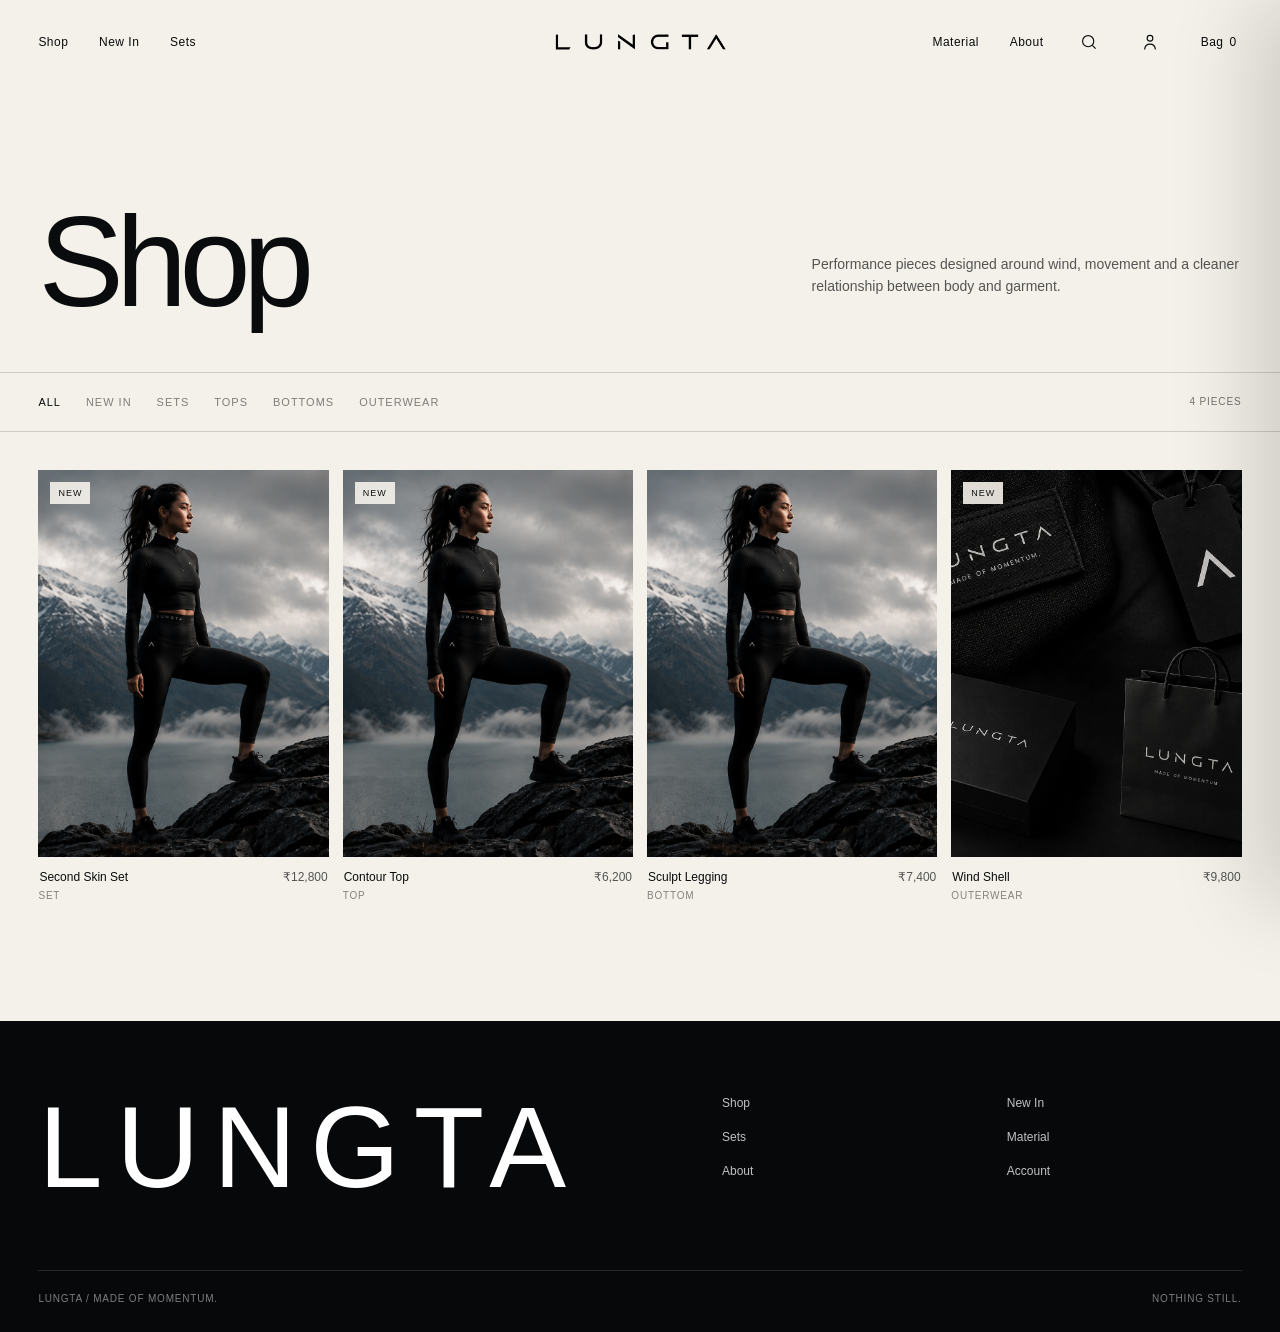
<file: shop.html>
<!doctype html><html lang="en"><head><meta charset="utf-8"><meta name="viewport" content="width=device-width,initial-scale=1,viewport-fit=cover"><meta name="theme-color" content="#f4f1ea"><title>Shop | LUNGTA</title><meta name="description" content="Shop LUNGTA performance wear."><link rel="icon" href="assets/img/favicon.png"><link rel="stylesheet" href="assets/css/styles.css"></head>
<body class="inner-page" data-header="dark">
<header class="site-header" data-theme="dark"><div class="header-side left"><button class="menu-button" id="menuButton" aria-label="Open menu"></button><a class="nav-link desktop-only" href="shop.html">Shop</a><a class="nav-link desktop-only" href="shop.html?filter=new">New In</a><a class="nav-link desktop-only" href="shop.html?filter=sets">Sets</a></div><a class="header-brand" href="index.html" aria-label="LUNGTA home"><img class="wordmark" src="assets/img/wordmark.png" alt="LUNGTA"><img class="apex" src="assets/img/apex.png" alt=""></a><div class="header-side right"><a class="nav-link desktop-only" href="material.html">Material</a><a class="nav-link desktop-only" href="about.html">About</a><button class="icon-button" id="searchButton" aria-label="Search"><svg viewBox="0 0 24 24"><circle cx="11" cy="11" r="6.7"></circle><path d="m16 16 4 4"></path></svg></button><a class="icon-button account-icon" href="account.html" aria-label="Account"><svg viewBox="0 0 24 24"><circle cx="12" cy="7.5" r="3.4"></circle><path d="M5.5 21c.4-4.1 2.7-6.5 6.5-6.5s6.1 2.4 6.5 6.5"></path></svg></a><button class="bag-button" id="bagButton"><span class="bag-label">Bag</span><span data-bag-count id="bagCount">0</span></button></div></header>
<main>
<section class="page-hero" data-header-theme="dark"><div class="page-hero-inner"><h1 class="page-title" id="shopLabel">Shop</h1><p class="page-intro">Performance pieces designed around wind, movement and a cleaner relationship between body and garment.</p></div></section>
<div class="shop-toolbar"><div class="shop-toolbar-inner"><div class="filters"><button class="filter active" data-filter="all">All</button><button class="filter" data-filter="new">New In</button><button class="filter" data-filter="sets">Sets</button><button class="filter" data-filter="tops">Tops</button><button class="filter" data-filter="bottoms">Bottoms</button><button class="filter" data-filter="outerwear">Outerwear</button></div><span class="shop-count" id="shopCount">Loading</span></div></div>
<section class="catalog-wrap"><div class="catalog-grid" id="catalogGrid"><div class="catalog-empty">Loading collection...</div></div></section>
</main>
<footer class="site-footer"><div class="footer-main"><div class="footer-name">LUNGTA</div><div class="footer-links"><a href="shop.html">Shop</a><a href="shop.html?filter=new">New In</a><a href="shop.html?filter=sets">Sets</a><a href="material.html">Material</a><a href="about.html">About</a><a href="account.html">Account</a></div></div><div class="footer-bottom"><span>LUNGTA / Made of Momentum.</span><span>Nothing still.</span></div></footer>
<div class="panel mobile-panel" id="mobileMenu"><button class="panel-close" data-close>×</button><nav><a href="shop.html">Shop</a><a href="shop.html?filter=new">New In</a><a href="shop.html?filter=sets">Sets</a><a href="material.html">Material</a><a href="about.html">About</a><a href="account.html">Account</a></nav></div><div class="panel search-panel" id="searchPanel"><button class="panel-close" data-close>×</button><div class="search-box"><label for="globalSearch">Search LUNGTA</label><input id="globalSearch" type="search" placeholder="What are you looking for?"><small>Press Enter to search the collection.</small></div></div><aside class="panel bag-drawer" id="bagDrawer"><div class="bag-inner"><div class="bag-head"><strong>Bag (<span data-bag-count>0</span>)</strong><button class="panel-close" data-close>×</button></div><div class="bag-body" id="bagBody"></div><div class="bag-footer"><div class="bag-total"><span>Subtotal</span><strong id="bagTotal">₹0</strong></div><button class="button" id="checkoutButton">Checkout with Shopify</button></div></div></aside><div class="toast" id="toast"></div>
<script src="assets/js/config.js"></script><script src="assets/js/catalog.js"></script><script src="assets/js/shopify.js"></script><script src="assets/js/site.js"></script><script src="assets/js/shop.js"></script></body></html>
</file>
<file: assets/css/styles.css>
:root{
  --ink:#0a0b0c;--paper:#f3f0e9;--stone:#ded8cd;--white:#fff;--muted:#777872;--line:rgba(16,17,17,.16);
  --pad:clamp(18px,3vw,52px);--header:84px;--ease:cubic-bezier(.22,.61,.36,1);--max:1480px;
}
*{box-sizing:border-box}html{scroll-behavior:smooth;background:var(--ink)}html.no-scroll{overflow:hidden}body{margin:0;color:var(--ink);font-family:"Helvetica Neue",Helvetica,Arial,sans-serif;background:var(--paper);-webkit-font-smoothing:antialiased;overflow-x:hidden}body.home{background:#080a0b;color:#fff}a{color:inherit;text-decoration:none}button,input,select{font:inherit}button{color:inherit}.sr-only{position:absolute;width:1px;height:1px;padding:0;margin:-1px;overflow:hidden;clip:rect(0,0,0,0);white-space:nowrap;border:0}
.site-header{position:fixed;z-index:100;inset:0 0 auto;height:var(--header);padding:0 var(--pad);display:grid;grid-template-columns:1fr auto 1fr;align-items:center;transition:background .35s var(--ease),color .35s var(--ease),border-color .35s var(--ease);color:#fff;border-bottom:1px solid transparent}.site-header[data-theme="dark"]{color:var(--ink)}.site-header.scrolled[data-theme="dark"]{background:rgba(243,240,233,.92);backdrop-filter:blur(16px);border-color:rgba(10,11,12,.08)}.site-header.scrolled[data-theme="light"]{background:rgba(8,10,11,.28);backdrop-filter:blur(16px);border-color:rgba(255,255,255,.12)}
.header-side{display:flex;align-items:center;gap:clamp(18px,2.4vw,38px);min-width:0}.header-side.right{justify-content:flex-end}.nav-link{font-size:12px;letter-spacing:.04em;position:relative;white-space:nowrap}.nav-link:after{content:"";position:absolute;left:0;right:0;bottom:-7px;height:1px;background:currentColor;transform:scaleX(0);transform-origin:right;transition:transform .42s var(--ease)}.nav-link:hover:after{transform:scaleX(1);transform-origin:left}.header-brand{width:clamp(170px,14vw,235px);height:36px;position:relative;display:grid;place-items:center}.header-brand img{position:absolute;max-width:100%;max-height:100%;object-fit:contain;filter:none;transition:opacity .45s var(--ease),transform .5s var(--ease),filter .5s var(--ease)}.header-brand .apex{width:31px;height:31px;opacity:0;transform:translateY(5px) scale(.8) rotate(-6deg)}.site-header[data-theme="dark"] .header-brand img{filter:brightness(0)}.site-header[data-theme="light"] .header-brand img{filter:none}.icon-button,.menu-button{border:0;background:none;padding:5px;display:grid;place-items:center;cursor:pointer}.icon-button svg{width:20px;height:20px;stroke:currentColor;fill:none;stroke-width:1.4}.bag-button{display:flex;align-items:center;gap:6px;border:0;background:none;padding:5px;cursor:pointer;font-size:12px;letter-spacing:.04em}.menu-button{display:none;width:26px;height:26px;position:relative}.menu-button:before,.menu-button:after{content:"";position:absolute;width:18px;height:1px;left:4px;background:currentColor}.menu-button:before{top:9px}.menu-button:after{top:16px}
@media(hover:hover){.header-brand:hover .wordmark{opacity:0;transform:translateY(-3px) scale(.96);filter:blur(1.5px)}.site-header[data-theme="dark"] .header-brand:hover .wordmark{filter:brightness(0) blur(1.5px)}.header-brand:hover .apex{opacity:1;transform:none}.site-header[data-theme="dark"] .header-brand:hover .apex{filter:brightness(0)}}
.hero{height:100svh;min-height:680px;position:relative;overflow:hidden;background:#73808b;color:#fff}.hero picture,.hero-media{position:absolute;inset:0;width:100%;height:100%}.hero-media{object-fit:cover;object-position:center;display:block;transform:scale(1.015);animation:heroIn 1.15s var(--ease) both}.hero:after{content:"";position:absolute;inset:0;background:linear-gradient(180deg,rgba(1,7,12,.24),rgba(1,7,12,.02) 38%,rgba(1,7,12,.07) 70%,rgba(1,7,12,.27));pointer-events:none}.hero-shop{position:absolute;z-index:3;left:50%;bottom:clamp(34px,6vh,64px);transform:translateX(-50%);display:inline-flex;align-items:center;justify-content:center;min-width:148px;height:46px;padding:0 24px;background:#fff;color:#0a0b0c;border:1px solid rgba(255,255,255,.88);font-size:12px;letter-spacing:.08em;text-transform:uppercase;transition:background .3s,color .3s,transform .3s}.hero-shop:hover{background:#0a0b0c;color:#fff;transform:translateX(-50%) translateY(-2px)}@keyframes heroIn{from{opacity:.72;transform:scale(1.035)}to{opacity:1;transform:scale(1.015)}}
.section{position:relative}.section-inner{width:min(calc(100% - 2*var(--pad)),var(--max));margin:auto}.eyebrow{margin:0 0 18px;font-size:10px;letter-spacing:.22em;text-transform:uppercase;color:inherit;opacity:.62}.display{margin:0;font-size:clamp(45px,7vw,112px);font-weight:500;letter-spacing:-.05em;line-height:.87}.headline{margin:0;font-size:clamp(36px,5vw,78px);font-weight:500;letter-spacing:-.045em;line-height:.94}.body-copy{font-size:clamp(14px,1.15vw,17px);line-height:1.62;color:inherit;opacity:.72;max-width:430px}.text-link{display:inline-flex;align-items:center;gap:18px;padding-bottom:6px;border-bottom:1px solid currentColor;font-size:11px;letter-spacing:.09em;text-transform:uppercase}.text-link:after{content:"↗";font-size:13px;transition:transform .3s}.text-link:hover:after{transform:translate(3px,-3px)}
.element-section{min-height:110svh;background:#060708;color:#fff;display:grid;place-items:center;overflow:hidden}.element-grid{display:grid;grid-template-columns:minmax(0,1.3fr) minmax(300px,.7fr);gap:8vw;align-items:center;padding:150px 0 110px}.wind-object{position:relative;min-height:min(68vw,760px);display:grid;place-items:center}.wind-object img{width:min(100%,780px);height:auto;display:block}.wind-object:before{content:"";position:absolute;width:55%;height:55%;border-radius:50%;background:rgba(255,255,255,.035);filter:blur(45px)}
.nature-section{height:100svh;min-height:720px;overflow:hidden;background:#343c42;color:#fff}.nature-media{position:absolute;inset:-3% 0;width:100%;height:106%;object-fit:cover;object-position:center}.nature-section:after{content:"";position:absolute;inset:0;background:linear-gradient(90deg,rgba(4,7,9,.58),rgba(4,7,9,.05) 54%,rgba(4,7,9,.12))}.nature-copy{position:absolute;z-index:2;left:var(--pad);bottom:clamp(54px,10vh,110px);max-width:560px}.nature-copy .headline{max-width:540px}.nature-copy .body-copy{margin:24px 0 28px}
.product-section{background:#e8e3d8;color:#121313;padding:150px 0}.product-editorial{display:grid;grid-template-columns:minmax(0,1.2fr) minmax(320px,.8fr);gap:7vw;align-items:center}.product-image{aspect-ratio:5/6;overflow:hidden;background:#23292c}.product-image img{width:100%;height:100%;object-fit:cover;object-position:48% 50%;display:block;transition:transform .9s var(--ease)}.product-image:hover img{transform:scale(1.018)}.product-info{max-width:520px}.product-info .body-copy{margin:24px 0 34px}.product-points{border-top:1px solid var(--line);margin-bottom:34px}.product-point{display:grid;grid-template-columns:44px 1fr;gap:16px;padding:17px 0;border-bottom:1px solid var(--line);font-size:12px}.product-point span:first-child{font-size:9px;letter-spacing:.15em;opacity:.45}
.horse-section{min-height:100svh;background:#050607;color:#fff;display:grid;place-items:center;padding:120px var(--pad);overflow:hidden}.horse-layout{width:min(100%,var(--max));display:grid;grid-template-columns:1.15fr .85fr;align-items:center;gap:5vw}.horse-visual{position:relative;aspect-ratio:1/1}.horse-visual img{width:100%;height:100%;object-fit:contain}.horse-copy .headline{max-width:520px}.horse-copy .body-copy{margin:22px 0 0}.horse-mark{margin-top:42px;width:64px;filter:none}
.applications-section{background:#0a0b0c;color:#fff;padding:140px 0}.applications-head{display:flex;justify-content:space-between;align-items:flex-end;gap:30px;margin-bottom:55px}.applications-frame{aspect-ratio:4/3;overflow:hidden;background:#050606}.applications-frame img{width:100%;height:100%;object-fit:cover;display:block;transition:transform 1.2s var(--ease)}.applications-frame:hover img{transform:scale(1.012)}
.final-cta{background:#f3f0e9;color:#0a0b0c;padding:clamp(100px,15vw,210px) var(--pad);text-align:center}.final-cta .display{max-width:1050px;margin:0 auto 48px}.cta-actions{display:flex;gap:13px;justify-content:center;flex-wrap:wrap}.button{height:48px;padding:0 24px;border:1px solid #111;background:#111;color:#fff;display:inline-flex;align-items:center;justify-content:center;font-size:11px;letter-spacing:.09em;text-transform:uppercase;cursor:pointer;transition:.3s var(--ease)}.button:hover{background:transparent;color:#111}.button.light{background:#fff;color:#111;border-color:#fff}.button.light:hover{background:#111;color:#fff;border-color:#111}.button.outline{background:transparent;color:#111}.button.outline:hover{background:#111;color:#fff}.button:disabled{opacity:.42;cursor:not-allowed}
.site-footer{background:#070809;color:#fff;padding:75px var(--pad) 28px}.footer-main{display:grid;grid-template-columns:1.2fr 1fr;gap:60px;padding-bottom:70px}.footer-name{font-size:clamp(56px,9vw,150px);letter-spacing:.12em;font-weight:400;line-height:.9}.footer-links{display:grid;grid-template-columns:repeat(2,minmax(120px,1fr));gap:20px 50px;align-content:start}.footer-links a{font-size:12px;opacity:.75}.footer-links a:hover{opacity:1}.footer-bottom{padding-top:22px;border-top:1px solid rgba(255,255,255,.13);display:flex;justify-content:space-between;gap:20px;font-size:10px;letter-spacing:.08em;text-transform:uppercase;color:rgba(255,255,255,.48)}
[data-reveal]{opacity:0;transform:translateY(28px);transition:opacity .85s var(--ease),transform .85s var(--ease)}[data-reveal].is-visible{opacity:1;transform:none}
/* inner pages */
.inner-page{background:#f4f1ea;color:#0a0b0c;padding-top:var(--header);min-height:100vh}.page-hero{padding:clamp(70px,10vw,145px) var(--pad) 60px}.page-hero-inner{width:min(100%,var(--max));margin:auto;display:flex;justify-content:space-between;gap:40px;align-items:flex-end}.page-title{font-size:clamp(62px,10vw,160px);line-height:.78;letter-spacing:-.06em;font-weight:500;margin:0}.page-intro{max-width:430px;font-size:14px;line-height:1.6;opacity:.68}
.shop-toolbar{position:sticky;top:var(--header);z-index:30;background:rgba(244,241,234,.94);backdrop-filter:blur(14px);border-top:1px solid var(--line);border-bottom:1px solid var(--line);padding:0 var(--pad)}.shop-toolbar-inner{height:58px;width:min(100%,var(--max));margin:auto;display:flex;justify-content:space-between;align-items:center;gap:22px}.filters{display:flex;gap:25px;overflow:auto;scrollbar-width:none}.filter{border:0;background:none;padding:0;font-size:11px;text-transform:uppercase;letter-spacing:.09em;white-space:nowrap;cursor:pointer;opacity:.5}.filter.active,.filter:hover{opacity:1}.shop-count{font-size:10px;letter-spacing:.09em;text-transform:uppercase;opacity:.55}.catalog-wrap{width:min(calc(100% - 2*var(--pad)),var(--max));margin:0 auto;padding:38px 0 120px}.catalog-grid{display:grid;grid-template-columns:repeat(4,minmax(0,1fr));gap:32px 14px}.product-card{display:block}.card-image{position:relative;aspect-ratio:3/4;background:#d9d5cd;overflow:hidden}.card-image img{width:100%;height:100%;object-fit:cover;display:block;transition:transform .65s var(--ease)}.product-card:hover .card-image img{transform:scale(1.018)}.card-badge{position:absolute;top:12px;left:12px;background:rgba(245,242,235,.9);color:#111;padding:6px 8px;font-size:9px;letter-spacing:.11em;text-transform:uppercase}.card-meta{display:flex;justify-content:space-between;gap:18px;padding:13px 1px 0;font-size:12px}.card-meta strong{font-weight:500}.card-meta span{opacity:.68;white-space:nowrap}.card-type{font-size:10px;margin-top:6px;opacity:.48;text-transform:uppercase;letter-spacing:.08em}.catalog-empty{padding:100px 0;text-align:center;opacity:.6}
.product-page{display:grid;grid-template-columns:minmax(0,1.35fr) minmax(360px,.65fr);min-height:calc(100svh - var(--header));border-top:1px solid var(--line)}.pdp-gallery{background:#ddd8ce;min-height:calc(100svh - var(--header));position:relative}.pdp-gallery img{width:100%;height:calc(100svh - var(--header));object-fit:cover;object-position:center;display:block}.pdp-info{padding:clamp(42px,5vw,80px);align-self:start;position:sticky;top:var(--header)}.pdp-kicker{font-size:10px;letter-spacing:.16em;text-transform:uppercase;opacity:.48}.pdp-title{font-size:clamp(40px,4vw,68px);letter-spacing:-.045em;line-height:.96;font-weight:500;margin:13px 0 14px}.pdp-price{font-size:13px;margin-bottom:30px}.pdp-description{font-size:13px;line-height:1.65;opacity:.7;max-width:430px;margin-bottom:34px}.option-name{font-size:10px;text-transform:uppercase;letter-spacing:.12em;margin-bottom:10px}.option-list{display:flex;flex-wrap:wrap;gap:8px;margin-bottom:28px}.option{min-width:50px;height:40px;border:1px solid rgba(10,11,12,.22);background:transparent;cursor:pointer}.option.active{background:#111;color:#fff;border-color:#111}.pdp-add{width:100%;height:50px;background:#111;color:#fff;border:1px solid #111;text-transform:uppercase;letter-spacing:.09em;font-size:11px;cursor:pointer}.pdp-add:hover{background:transparent;color:#111}.pdp-accordions{margin-top:34px;border-top:1px solid var(--line)}.pdp-accordions details{border-bottom:1px solid var(--line);padding:17px 0;font-size:12px}.pdp-accordions summary{cursor:pointer;list-style:none;display:flex;justify-content:space-between}.pdp-accordions p{opacity:.65;line-height:1.6}
.editorial-page .page-hero{padding-bottom:90px}.editorial-block{width:min(calc(100% - 2*var(--pad)),var(--max));margin:0 auto 120px;display:grid;grid-template-columns:1fr 1fr;gap:8vw;align-items:center}.editorial-block.reverse .editorial-media{order:2}.editorial-media{aspect-ratio:1/1;background:#0a0b0c;overflow:hidden}.editorial-media.wide{aspect-ratio:4/3}.editorial-media img{width:100%;height:100%;object-fit:cover;display:block}.editorial-copy .headline{font-size:clamp(42px,5vw,78px)}.editorial-copy .body-copy{margin:24px 0}.spec-list{border-top:1px solid var(--line);margin-top:35px}.spec-row{display:grid;grid-template-columns:1fr 1fr;gap:20px;padding:15px 0;border-bottom:1px solid var(--line);font-size:11px}.spec-row span:last-child{opacity:.58;text-align:right}
.account-shell{width:min(calc(100% - 2*var(--pad)),580px);margin:0 auto;padding:110px 0 160px}.account-shell .headline{text-align:center;margin-bottom:22px}.account-shell .page-intro{text-align:center;margin:0 auto 45px}.account-card{border-top:1px solid var(--line);border-bottom:1px solid var(--line);padding:36px 0}.account-card label{display:block;font-size:10px;text-transform:uppercase;letter-spacing:.1em;margin:0 0 8px}.account-card input{width:100%;height:48px;border:1px solid rgba(10,11,12,.22);background:transparent;padding:0 13px;margin-bottom:18px}.account-card .button{width:100%}.account-note{font-size:11px;line-height:1.55;opacity:.55;margin-top:20px}
/* overlays */
.panel{position:fixed;z-index:200;inset:0;background:#f4f1ea;color:#0a0b0c;opacity:0;visibility:hidden;transition:opacity .3s var(--ease),visibility .3s}.panel.open{opacity:1;visibility:visible}.panel-close{position:absolute;top:22px;right:var(--pad);border:0;background:none;font-size:28px;font-weight:300;cursor:pointer}.mobile-panel{display:grid;align-content:center;padding:80px var(--pad)}.mobile-panel nav{display:grid;gap:18px}.mobile-panel a{font-size:clamp(36px,10vw,60px);letter-spacing:-.04em}.search-panel{display:grid;place-items:center}.search-box{width:min(calc(100% - 2*var(--pad)),850px)}.search-box label{display:block;font-size:10px;text-transform:uppercase;letter-spacing:.12em;margin-bottom:18px;opacity:.5}.search-box input{width:100%;border:0;border-bottom:1px solid #111;background:none;font-size:clamp(32px,6vw,80px);letter-spacing:-.04em;padding:10px 0 15px;outline:none}.search-box small{display:block;margin-top:14px;opacity:.45}.bag-drawer{inset:0 0 0 auto;width:min(470px,100%);background:#f4f1ea;box-shadow:-25px 0 80px rgba(0,0,0,.16);transform:translateX(100%);opacity:1;visibility:visible;transition:transform .4s var(--ease)}.bag-drawer.open{transform:none}.bag-inner{height:100%;display:grid;grid-template-rows:auto 1fr auto;padding:28px}.bag-head{display:flex;justify-content:space-between;align-items:center;padding-bottom:20px;border-bottom:1px solid var(--line)}.bag-head strong{font-size:12px;text-transform:uppercase;letter-spacing:.09em}.bag-body{overflow:auto;padding:12px 0}.bag-line{display:grid;grid-template-columns:78px 1fr auto;gap:13px;align-items:center;padding:12px 0;border-bottom:1px solid var(--line);font-size:11px}.bag-thumb{width:78px;height:98px;background:#ddd8ce;overflow:hidden}.bag-thumb img{width:100%;height:100%;object-fit:cover}.bag-line strong{display:block;font-weight:500;margin-bottom:7px}.bag-line small{display:block;opacity:.48}.bag-footer{border-top:1px solid var(--line);padding-top:20px}.bag-total{display:flex;justify-content:space-between;font-size:12px;margin-bottom:18px}.bag-footer .button{width:100%}.empty-bag{display:grid;place-items:center;align-content:center;height:100%;gap:15px;font-size:13px}.toast{position:fixed;z-index:300;left:50%;bottom:24px;transform:translate(-50%,18px);background:#111;color:#fff;padding:12px 16px;font-size:11px;letter-spacing:.03em;opacity:0;visibility:hidden;transition:.3s}.toast.show{opacity:1;visibility:visible;transform:translate(-50%,0)}
@media(max-width:1050px){.desktop-only{display:none!important}.site-header{grid-template-columns:1fr auto 1fr}.header-side.left{gap:0}.menu-button{display:grid}.catalog-grid{grid-template-columns:repeat(3,1fr)}.element-grid,.product-editorial,.horse-layout,.editorial-block{grid-template-columns:1fr 1fr;gap:5vw}.footer-main{grid-template-columns:1fr}.product-page{grid-template-columns:1fr 420px}}
@media(max-width:760px){:root{--header:70px}.site-header{padding:0 16px}.header-brand{width:128px;height:30px}.header-side.right{gap:6px}.bag-label{display:none}.hero{min-height:620px}.hero-shop{bottom:29px}.element-grid{grid-template-columns:1fr;padding:105px 0 85px;gap:20px}.wind-object{min-height:66vw;order:2}.element-copy{order:1}.nature-section{min-height:690px}.nature-media{object-position:48% center}.nature-section:after{background:linear-gradient(180deg,rgba(4,7,9,.08),rgba(4,7,9,.58) 68%,rgba(4,7,9,.72))}.nature-copy{left:18px;right:18px;bottom:42px}.product-section{padding:90px 0}.product-editorial{grid-template-columns:1fr;gap:40px}.product-image{aspect-ratio:4/5}.horse-section{padding:90px 18px}.horse-layout{grid-template-columns:1fr;gap:30px}.horse-copy{order:1}.horse-visual{order:2;aspect-ratio:1.1/1}.applications-section{padding:90px 0}.applications-head{display:block}.applications-head .body-copy{margin-top:20px}.applications-frame{aspect-ratio:1/1}.final-cta{padding:100px 18px}.footer-name{font-size:17vw}.footer-links{grid-template-columns:1fr 1fr}.footer-bottom{display:grid}.page-hero{padding:75px 18px 44px}.page-hero-inner{display:block}.page-intro{margin-top:30px}.catalog-wrap{width:calc(100% - 24px);padding-top:18px}.catalog-grid{grid-template-columns:repeat(2,1fr);gap:26px 8px}.shop-toolbar{padding:0 12px}.shop-count{display:none}.product-page{display:block}.pdp-gallery,.pdp-gallery img{height:68svh;min-height:520px}.pdp-info{position:relative;top:auto;padding:38px 18px 80px}.editorial-block,.editorial-block.reverse{grid-template-columns:1fr;margin-bottom:80px}.editorial-block.reverse .editorial-media{order:0}.editorial-page .page-hero{padding-bottom:60px}.account-shell{padding:80px 18px 120px}.bag-drawer{width:100%}}
@media(max-width:420px){.header-side.right .account-icon{display:none}.catalog-grid{grid-template-columns:1fr 1fr}.card-meta{display:grid;gap:4px}.card-meta span{font-size:11px}.page-title{font-size:18vw}}
@media(prefers-reduced-motion:reduce){html{scroll-behavior:auto}.hero-media{animation:none;transform:none}[data-reveal]{opacity:1;transform:none;transition:none}[data-parallax]{transform:none!important}.product-image img,.applications-frame img,.card-image img{transition:none}}
</file>
